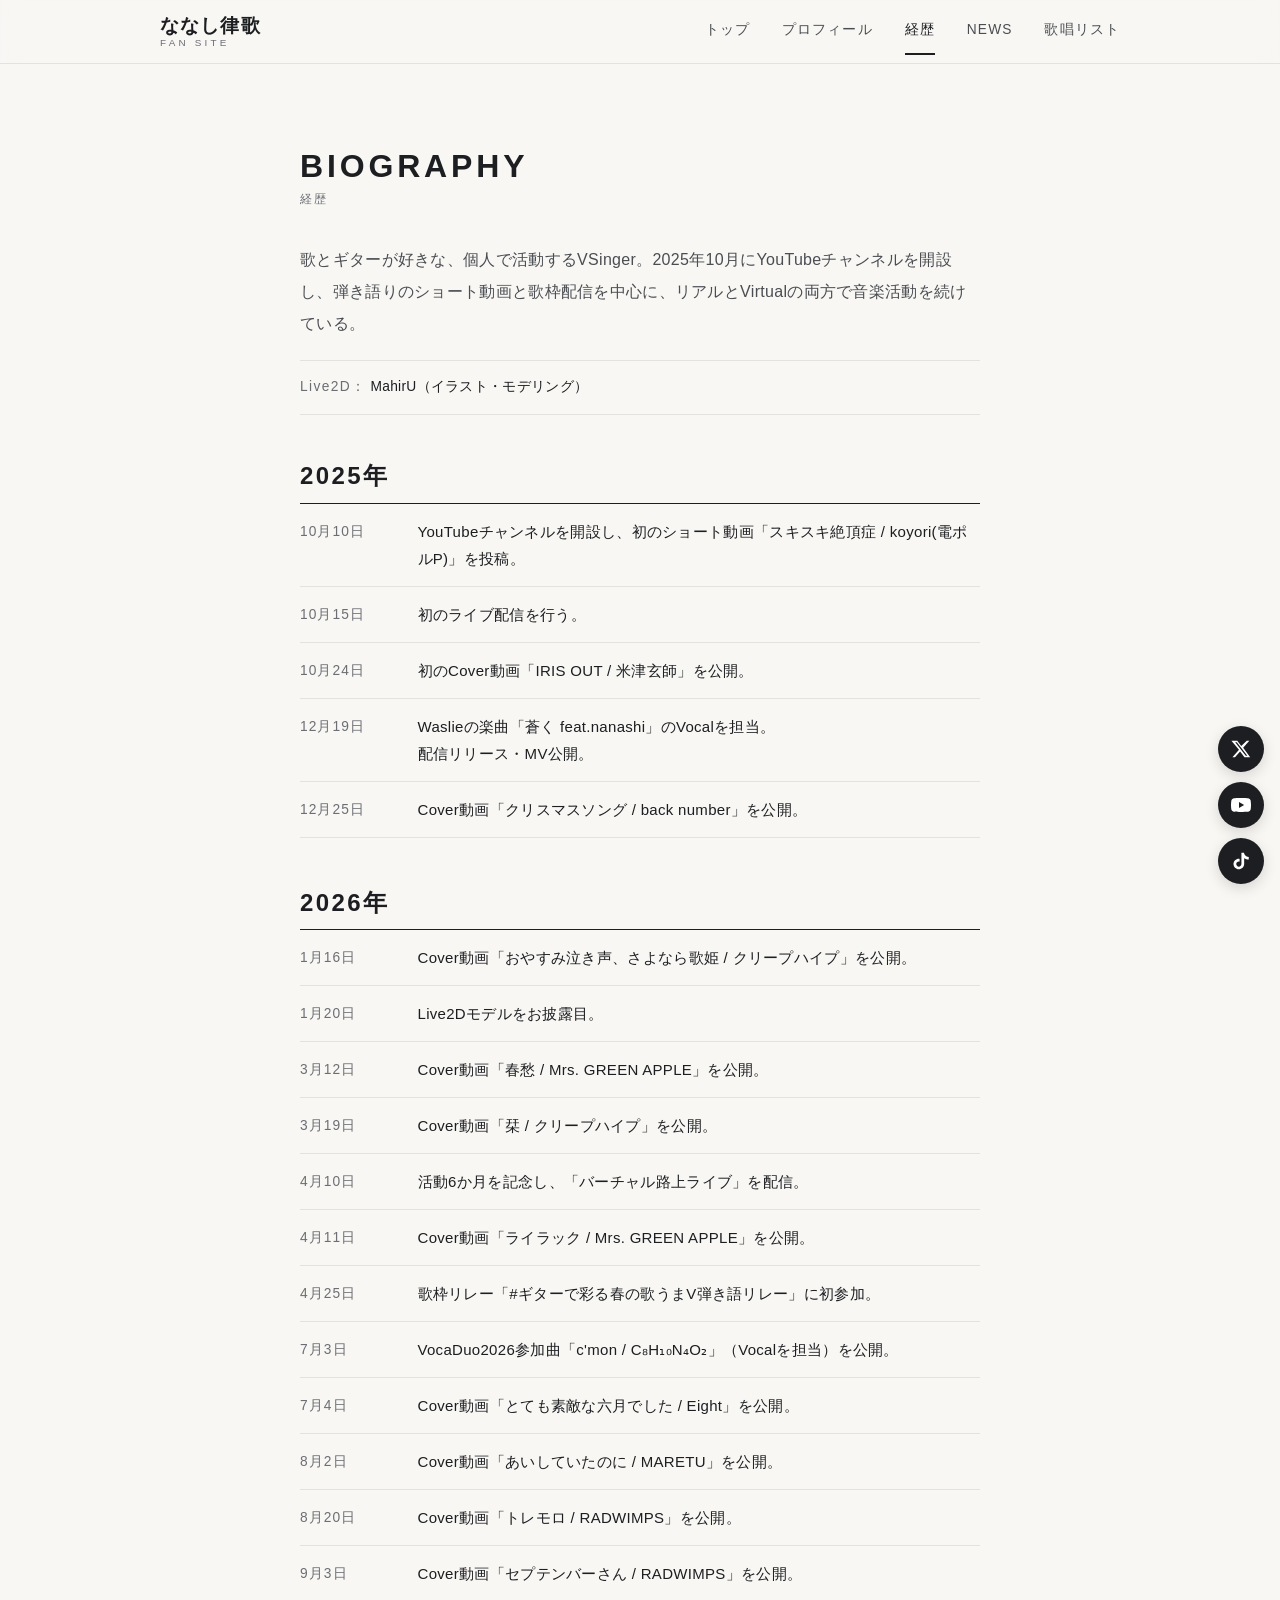
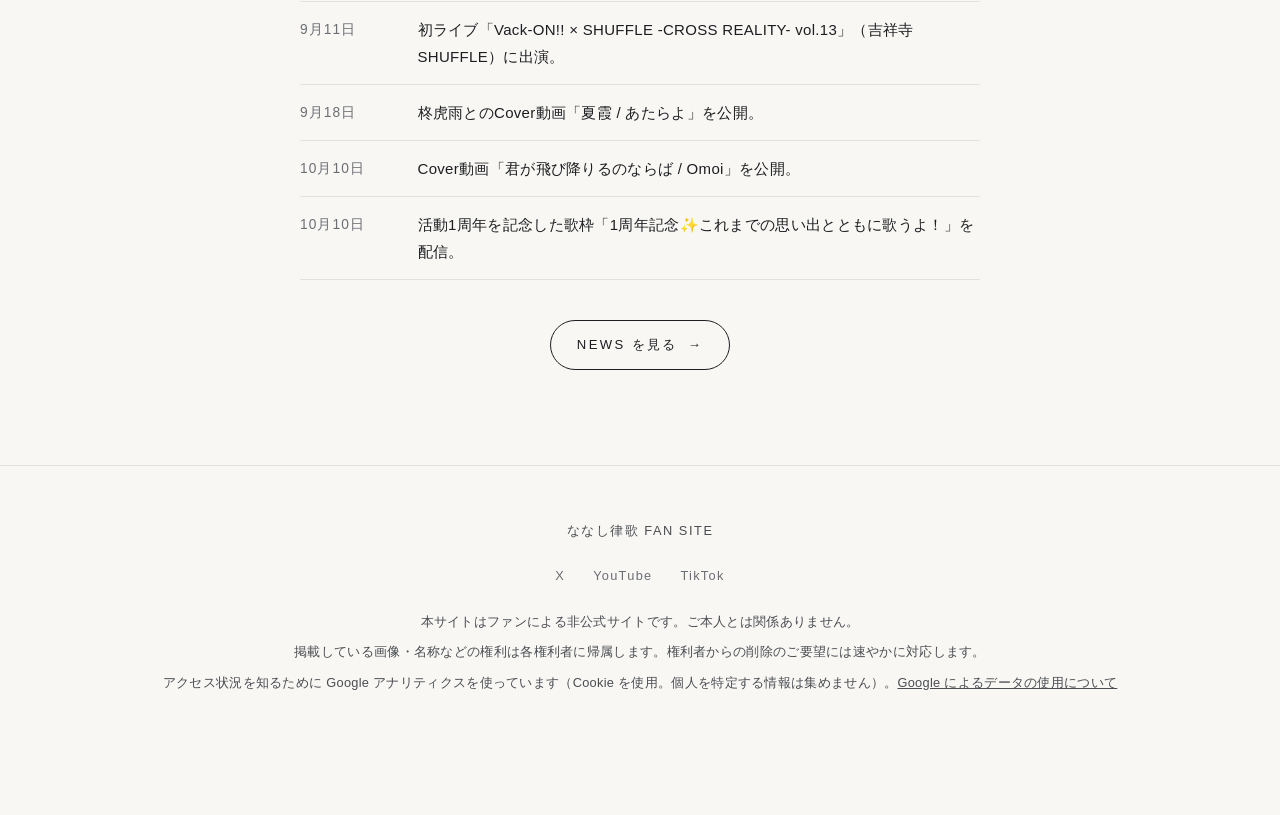
<file: biography.html>
<!DOCTYPE html>
<html lang="ja">
<head>
  <meta charset="UTF-8">
  <meta name="viewport" content="width=device-width, initial-scale=1">
  <title>経歴 | ななし律歌 FAN SITE</title>
  <meta name="description" content="VSinger ななし律歌の経歴。2025年10月の活動開始からの主な出来事を年表で紹介。">
  <meta property="og:title" content="経歴 | ななし律歌 FAN SITE">
  <meta property="og:description" content="VSinger ななし律歌の経歴。2025年10月の活動開始からの主な出来事を年表で紹介。">
  <meta property="og:type" content="website">
  <meta property="og:site_name" content="ななし律歌 FAN SITE">
  <meta property="og:locale" content="ja_JP">
  <meta property="og:url" content="https://nanashi-unofficial.github.io/nanashi-fansite/biography.html">
  <meta property="og:image" content="https://nanashi-unofficial.github.io/nanashi-fansite/images/og.png">
  <meta property="og:image:width" content="1200">
  <meta property="og:image:height" content="630">
  <meta property="og:image:alt" content="ななし律歌 FAN SITE">
  <meta name="twitter:card" content="summary_large_image">
  <link rel="canonical" href="https://nanashi-unofficial.github.io/nanashi-fansite/biography.html">
  <meta name="theme-color" content="#f8f7f4">
  <meta name="color-scheme" content="only light">
  <link rel="apple-touch-icon" href="./images/apple-touch-icon.png">
  <link rel="icon" href="data:image/svg+xml,%3Csvg xmlns='http://www.w3.org/2000/svg' viewBox='0 0 64 64'%3E%3Crect width='64' height='64' rx='14' fill='%2335505f'/%3E%3Ctext x='32' y='44' font-size='34' text-anchor='middle' fill='white' font-family='sans-serif' font-weight='700'%3E律%3C/text%3E%3C/svg%3E">
  <link rel="stylesheet" href="./css/style.css">
  <script src="./js/analytics.js"></script>
</head>
<body>
  <!-- ヘッダー（全ページ共通・常に表示） -->
  <header class="site-header">
    <div class="inner">
      <a class="logo" href="./index.html" aria-label="ななし律歌 FAN SITE トップページへ">
        <span class="logo-name">ななし律歌</span>
        <span class="logo-sub">FAN SITE</span>
      </a>
      <nav class="nav" aria-label="メニュー">
      <a href="./index.html">トップ</a>
      <a href="./profile.html">プロフィール</a>
      <a href="./biography.html" aria-current="page">経歴</a>
      <a href="./news.html">NEWS</a>
      <a href="./songs.html">歌唱リスト</a>
      </nav>
    </div>
  </header>

  <main>
    <!-- 経歴（内容は 経歴.xlsx → tools/convert_biography.py で data/biography.js を生成） -->
    <section class="section" id="biography">
      <div class="inner inner--narrow">
        <div class="section-head">
          <h1 class="section-title">BIOGRAPHY<span class="ja">経歴</span></h1>
        </div>
        <div class="bio"></div>
        <p class="news-foot"><a class="btn-more" href="./news.html">NEWS を見る</a></p>
      </div>
    </section>
  </main>

  <!-- SNS リンク（全ページ共通・右下に常に表示） -->
  <nav class="sns-fixed" aria-label="SNS">
    <a href="https://x.com/__77shi" target="_blank" rel="noopener noreferrer" aria-label="X を新しいタブで開く" title="X">
      <svg viewBox="0 0 24 24" aria-hidden="true"><path d="M18.9 2H22l-7.4 8.5L23 22h-6.8l-5.3-6.9L4.8 22H1.7l7.9-9L.5 2h7l4.8 6.3L18.9 2zm-1.2 18h1.9L7 3.9H5L17.7 20z"/></svg>
    </a>
    <a href="https://www.youtube.com/@nanashi_77shi" target="_blank" rel="noopener noreferrer" aria-label="YouTube を新しいタブで開く" title="YouTube">
      <svg viewBox="0 0 24 24" aria-hidden="true"><path d="M23.5 6.2a3 3 0 0 0-2.1-2.1C19.5 3.6 12 3.6 12 3.6s-7.5 0-9.4.5A3 3 0 0 0 .5 6.2 31 31 0 0 0 0 12a31 31 0 0 0 .5 5.8 3 3 0 0 0 2.1 2.1c1.9.5 9.4.5 9.4.5s7.5 0 9.4-.5a3 3 0 0 0 2.1-2.1A31 31 0 0 0 24 12a31 31 0 0 0-.5-5.8zM9.6 15.6V8.4l6.2 3.6-6.2 3.6z"/></svg>
    </a>
    <a href="https://www.tiktok.com/@__.nanashi.__" target="_blank" rel="noopener noreferrer" aria-label="TikTok を新しいタブで開く" title="TikTok">
      <svg viewBox="0 0 24 24" aria-hidden="true"><path d="M12.5 2h3.1c.2 1.7 1.2 3.3 2.7 4.2.9.6 2 .9 3 .9v3.2c-2 0-3.9-.6-5.5-1.7v7.1c0 3.5-2.9 6.3-6.4 6.3S3 19.2 3 15.7s2.9-6.3 6.4-6.3c.3 0 .6 0 .9.1v3.3c-.3-.1-.6-.2-.9-.2-1.7 0-3.1 1.4-3.1 3.1s1.4 3.1 3.1 3.1 3.1-1.4 3.1-3.1V2z"/></svg>
    </a>
  </nav>

  <!-- ページ上部へ戻るボタン（全ページ共通） -->
  <button class="to-top" id="to-top" type="button" aria-label="ページの上部へ戻る">
    <svg viewBox="0 0 24 24" aria-hidden="true"><path d="m6 14 6-6 6 6"/></svg>
  </button>

  <!-- フッター（全ページ共通） -->
  <footer class="site-footer">
    <div class="inner">
      <p class="footer-name">ななし律歌 FAN SITE</p>
      <div class="footer-links">
        <a href="https://x.com/__77shi" target="_blank" rel="noopener noreferrer">X</a>
        <a href="https://www.youtube.com/@nanashi_77shi" target="_blank" rel="noopener noreferrer">YouTube</a>
        <a href="https://www.tiktok.com/@__.nanashi.__" target="_blank" rel="noopener noreferrer">TikTok</a>
      </div>
      <p class="disclaimer">本サイトはファンによる非公式サイトです。ご本人とは関係ありません。</p>
      <p class="disclaimer rights">掲載している画像・名称などの権利は各権利者に帰属します。権利者からの削除のご要望には速やかに対応します。</p>
      <p class="disclaimer rights">アクセス状況を知るために Google アナリティクスを使っています（Cookie を使用。個人を特定する情報は集めません）。<a href="https://policies.google.com/technologies/partner-sites?hl=ja" target="_blank" rel="noopener noreferrer">Google によるデータの使用について</a></p>
    </div>
  </footer>

  <script src="./data/biography.js"></script>
  <script src="./js/biography.js"></script>
  <script src="./js/common.js"></script>
</body>
</html>
</file>
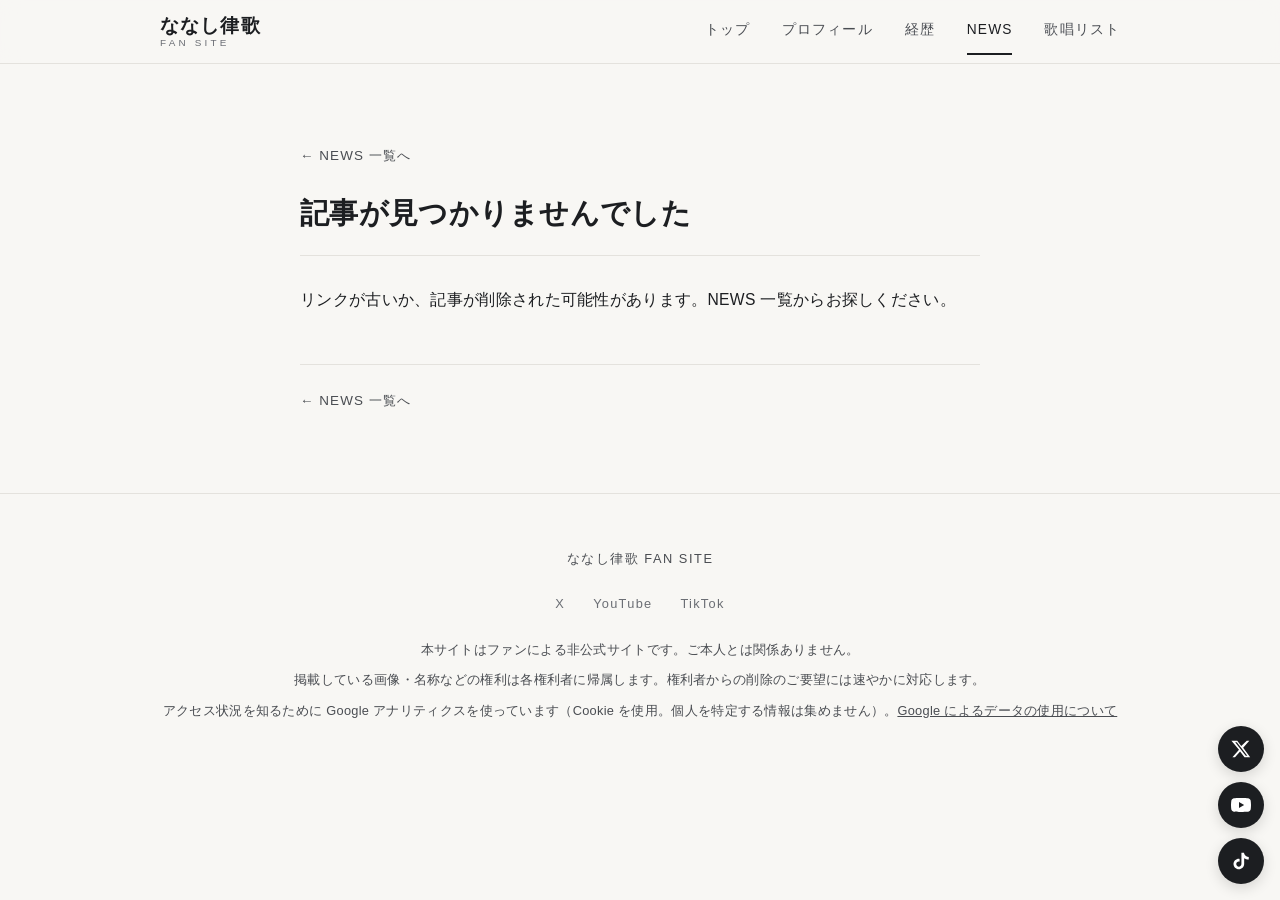
<file: news-detail.html>
<!DOCTYPE html>
<html lang="ja">
<head>
  <meta charset="UTF-8">
  <meta name="viewport" content="width=device-width, initial-scale=1">
  <title>NEWS 詳細 | ななし律歌 FAN SITE</title>
  <meta name="description" content="ななし律歌のお知らせの詳細。">
  <meta property="og:title" content="NEWS 詳細 | ななし律歌 FAN SITE">
  <meta property="og:description" content="ななし律歌のお知らせの詳細。">
  <meta property="og:type" content="website">
  <meta property="og:site_name" content="ななし律歌 FAN SITE">
  <meta property="og:locale" content="ja_JP">
  <meta property="og:url" content="https://nanashi-unofficial.github.io/nanashi-fansite/news-detail.html">
  <meta property="og:image" content="https://nanashi-unofficial.github.io/nanashi-fansite/images/og.png">
  <meta property="og:image:width" content="1200">
  <meta property="og:image:height" content="630">
  <meta property="og:image:alt" content="ななし律歌 FAN SITE">
  <meta name="twitter:card" content="summary_large_image">
  <link rel="canonical" href="https://nanashi-unofficial.github.io/nanashi-fansite/news-detail.html">
  <meta name="theme-color" content="#f8f7f4">
  <meta name="color-scheme" content="only light">
  <link rel="apple-touch-icon" href="./images/apple-touch-icon.png">
  <link rel="icon" href="data:image/svg+xml,%3Csvg xmlns='http://www.w3.org/2000/svg' viewBox='0 0 64 64'%3E%3Crect width='64' height='64' rx='14' fill='%2335505f'/%3E%3Ctext x='32' y='44' font-size='34' text-anchor='middle' fill='white' font-family='sans-serif' font-weight='700'%3E律%3C/text%3E%3C/svg%3E">
  <link rel="stylesheet" href="./css/style.css">
  <script src="./js/analytics.js"></script>
</head>
<body>
  <!-- ヘッダー（全ページ共通・常に表示） -->
  <header class="site-header">
    <div class="inner">
      <a class="logo" href="./index.html" aria-label="ななし律歌 FAN SITE トップページへ">
        <span class="logo-name">ななし律歌</span>
        <span class="logo-sub">FAN SITE</span>
      </a>
      <nav class="nav" aria-label="メニュー">
      <a href="./index.html">トップ</a>
      <a href="./profile.html">プロフィール</a>
      <a href="./biography.html">経歴</a>
      <a href="./news.html" aria-current="true">NEWS</a>  <!-- 詳細ページは一覧の一部なので page ではなく true -->
      <a href="./songs.html">歌唱リスト</a>
      </nav>
    </div>
  </header>

  <main>
    <!-- NEWS 詳細（URL の ?id=記事ID に対応する記事を data/news.js から表示） -->
    <section class="section" id="news-detail">
      <div class="inner inner--narrow">
        <p class="detail-back"><a href="./news.html"><span aria-hidden="true">←</span> NEWS 一覧へ</a></p>
        <article class="news-detail" data-news-detail>
          <header class="detail-head"></header>
          <div class="detail-body"></div>
        </article>
        <p class="detail-back detail-back--bottom"><a href="./news.html"><span aria-hidden="true">←</span> NEWS 一覧へ</a></p>
      </div>
    </section>
  </main>

  <!-- SNS リンク（全ページ共通・右下に常に表示） -->
  <nav class="sns-fixed" aria-label="SNS">
    <a href="https://x.com/__77shi" target="_blank" rel="noopener noreferrer" aria-label="X を新しいタブで開く" title="X">
      <svg viewBox="0 0 24 24" aria-hidden="true"><path d="M18.9 2H22l-7.4 8.5L23 22h-6.8l-5.3-6.9L4.8 22H1.7l7.9-9L.5 2h7l4.8 6.3L18.9 2zm-1.2 18h1.9L7 3.9H5L17.7 20z"/></svg>
    </a>
    <a href="https://www.youtube.com/@nanashi_77shi" target="_blank" rel="noopener noreferrer" aria-label="YouTube を新しいタブで開く" title="YouTube">
      <svg viewBox="0 0 24 24" aria-hidden="true"><path d="M23.5 6.2a3 3 0 0 0-2.1-2.1C19.5 3.6 12 3.6 12 3.6s-7.5 0-9.4.5A3 3 0 0 0 .5 6.2 31 31 0 0 0 0 12a31 31 0 0 0 .5 5.8 3 3 0 0 0 2.1 2.1c1.9.5 9.4.5 9.4.5s7.5 0 9.4-.5a3 3 0 0 0 2.1-2.1A31 31 0 0 0 24 12a31 31 0 0 0-.5-5.8zM9.6 15.6V8.4l6.2 3.6-6.2 3.6z"/></svg>
    </a>
    <a href="https://www.tiktok.com/@__.nanashi.__" target="_blank" rel="noopener noreferrer" aria-label="TikTok を新しいタブで開く" title="TikTok">
      <svg viewBox="0 0 24 24" aria-hidden="true"><path d="M12.5 2h3.1c.2 1.7 1.2 3.3 2.7 4.2.9.6 2 .9 3 .9v3.2c-2 0-3.9-.6-5.5-1.7v7.1c0 3.5-2.9 6.3-6.4 6.3S3 19.2 3 15.7s2.9-6.3 6.4-6.3c.3 0 .6 0 .9.1v3.3c-.3-.1-.6-.2-.9-.2-1.7 0-3.1 1.4-3.1 3.1s1.4 3.1 3.1 3.1 3.1-1.4 3.1-3.1V2z"/></svg>
    </a>
  </nav>

  <!-- ページ上部へ戻るボタン（全ページ共通） -->
  <button class="to-top" id="to-top" type="button" aria-label="ページの上部へ戻る">
    <svg viewBox="0 0 24 24" aria-hidden="true"><path d="m6 14 6-6 6 6"/></svg>
  </button>

  <!-- フッター（全ページ共通） -->
  <footer class="site-footer">
    <div class="inner">
      <p class="footer-name">ななし律歌 FAN SITE</p>
      <div class="footer-links">
        <a href="https://x.com/__77shi" target="_blank" rel="noopener noreferrer">X</a>
        <a href="https://www.youtube.com/@nanashi_77shi" target="_blank" rel="noopener noreferrer">YouTube</a>
        <a href="https://www.tiktok.com/@__.nanashi.__" target="_blank" rel="noopener noreferrer">TikTok</a>
      </div>
      <p class="disclaimer">本サイトはファンによる非公式サイトです。ご本人とは関係ありません。</p>
      <p class="disclaimer rights">掲載している画像・名称などの権利は各権利者に帰属します。権利者からの削除のご要望には速やかに対応します。</p>
      <p class="disclaimer rights">アクセス状況を知るために Google アナリティクスを使っています（Cookie を使用。個人を特定する情報は集めません）。<a href="https://policies.google.com/technologies/partner-sites?hl=ja" target="_blank" rel="noopener noreferrer">Google によるデータの使用について</a></p>
    </div>
  </footer>

  <script src="./data/news.js"></script>
  <script src="./js/news.js"></script>
  <script src="./js/common.js"></script>
</body>
</html>
</file>
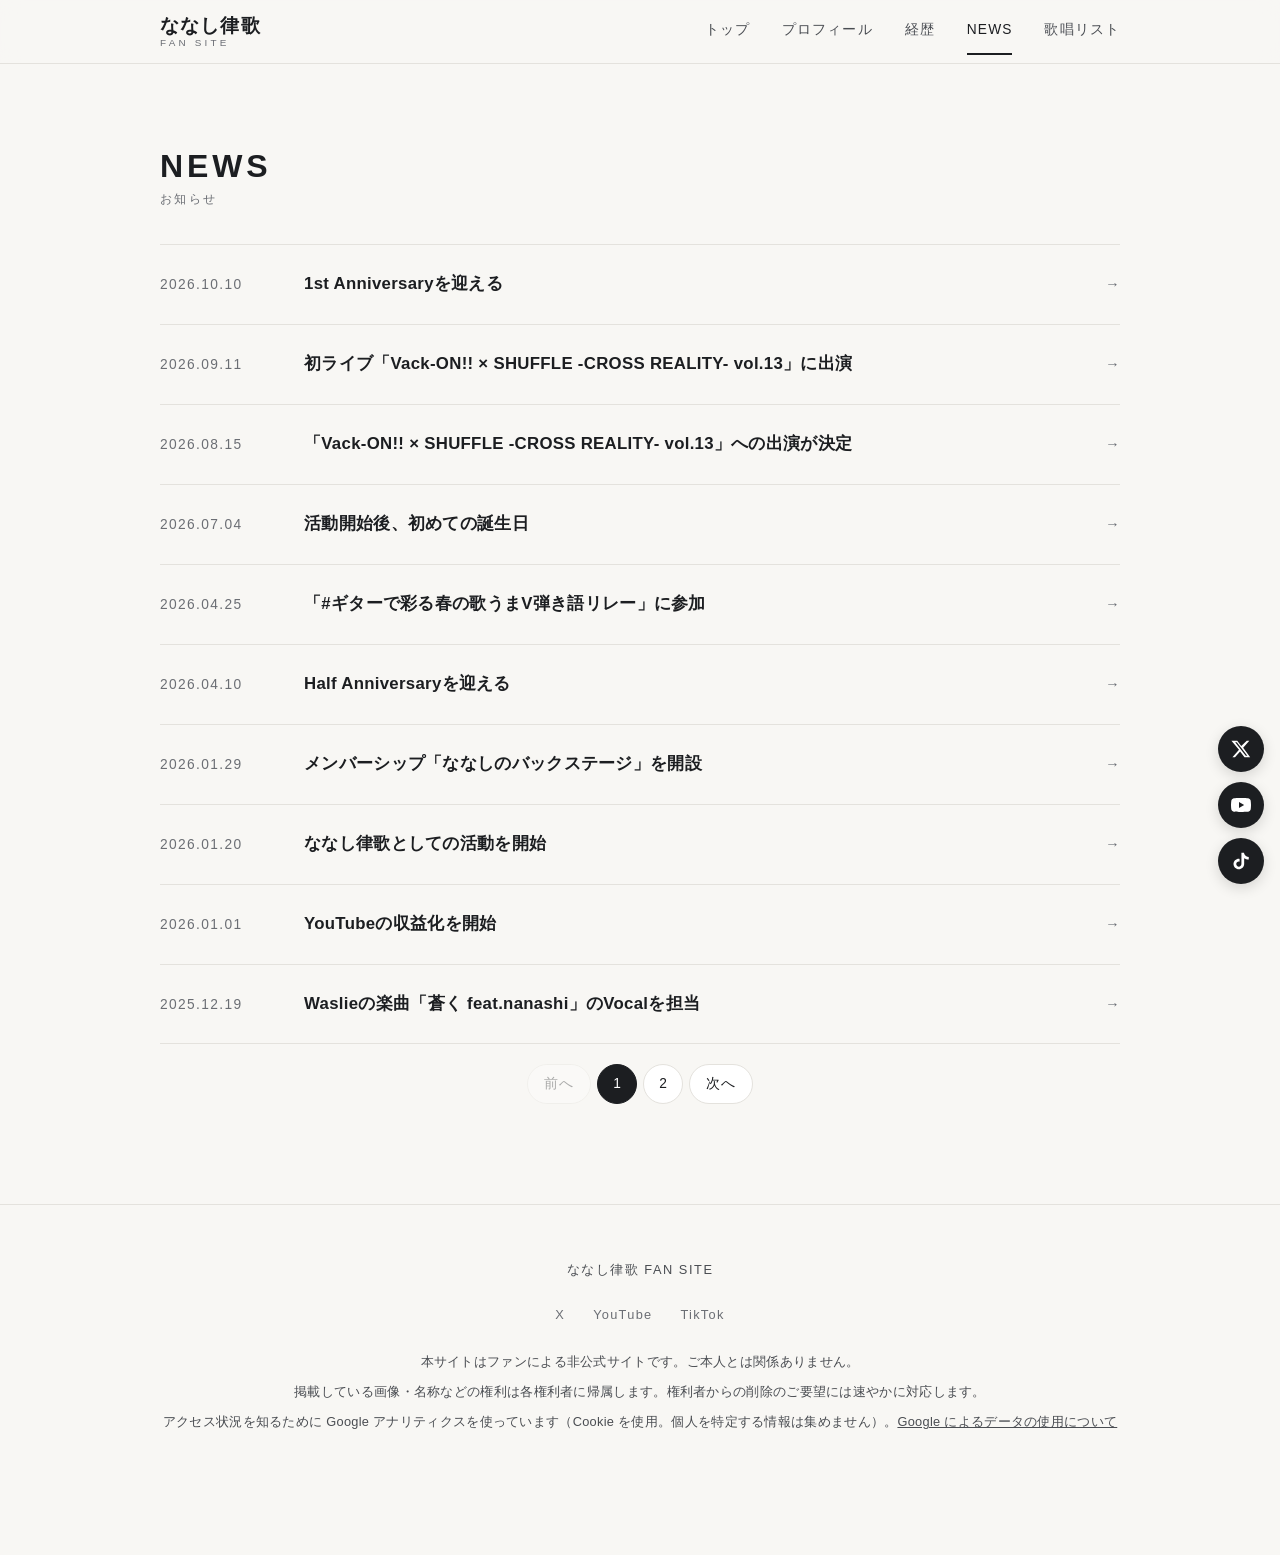
<file: news.html>
<!DOCTYPE html>
<html lang="ja">
<head>
  <meta charset="UTF-8">
  <meta name="viewport" content="width=device-width, initial-scale=1">
  <title>NEWS | ななし律歌 FAN SITE</title>
  <meta name="description" content="ななし律歌の活動実績・イベント予定などのお知らせ一覧。">
  <meta property="og:title" content="NEWS | ななし律歌 FAN SITE">
  <meta property="og:description" content="ななし律歌の活動実績・イベント予定などのお知らせ一覧。">
  <meta property="og:type" content="website">
  <meta property="og:site_name" content="ななし律歌 FAN SITE">
  <meta property="og:locale" content="ja_JP">
  <meta property="og:url" content="https://nanashi-unofficial.github.io/nanashi-fansite/news.html">
  <meta property="og:image" content="https://nanashi-unofficial.github.io/nanashi-fansite/images/og.png">
  <meta property="og:image:width" content="1200">
  <meta property="og:image:height" content="630">
  <meta property="og:image:alt" content="ななし律歌 FAN SITE">
  <meta name="twitter:card" content="summary_large_image">
  <link rel="canonical" href="https://nanashi-unofficial.github.io/nanashi-fansite/news.html">
  <meta name="theme-color" content="#f8f7f4">
  <meta name="color-scheme" content="only light">
  <link rel="apple-touch-icon" href="./images/apple-touch-icon.png">
  <link rel="icon" href="data:image/svg+xml,%3Csvg xmlns='http://www.w3.org/2000/svg' viewBox='0 0 64 64'%3E%3Crect width='64' height='64' rx='14' fill='%2335505f'/%3E%3Ctext x='32' y='44' font-size='34' text-anchor='middle' fill='white' font-family='sans-serif' font-weight='700'%3E律%3C/text%3E%3C/svg%3E">
  <link rel="stylesheet" href="./css/style.css">
  <script src="./js/analytics.js"></script>
</head>
<body>
  <!-- ヘッダー（全ページ共通・常に表示） -->
  <header class="site-header">
    <div class="inner">
      <a class="logo" href="./index.html" aria-label="ななし律歌 FAN SITE トップページへ">
        <span class="logo-name">ななし律歌</span>
        <span class="logo-sub">FAN SITE</span>
      </a>
      <nav class="nav" aria-label="メニュー">
      <a href="./index.html">トップ</a>
      <a href="./profile.html">プロフィール</a>
      <a href="./biography.html">経歴</a>
      <a href="./news.html" aria-current="page">NEWS</a>
      <a href="./songs.html">歌唱リスト</a>
      </nav>
    </div>
  </header>

  <main>
    <!-- NEWS 全件（内容は NEWS.xlsx → tools/convert_news.py で data/news.js を生成） -->
    <section class="section" id="news">
      <div class="inner">
        <div class="section-head">
          <h1 class="section-title">NEWS<span class="ja">お知らせ</span></h1>
        </div>
        <ul class="news-list" data-news-list data-page-size="10" data-heading="h2"></ul>
        <nav class="pager news-pager" data-news-pager aria-label="ページ送り" hidden></nav>
      </div>
    </section>
  </main>

  <!-- SNS リンク（全ページ共通・右下に常に表示） -->
  <nav class="sns-fixed" aria-label="SNS">
    <a href="https://x.com/__77shi" target="_blank" rel="noopener noreferrer" aria-label="X を新しいタブで開く" title="X">
      <svg viewBox="0 0 24 24" aria-hidden="true"><path d="M18.9 2H22l-7.4 8.5L23 22h-6.8l-5.3-6.9L4.8 22H1.7l7.9-9L.5 2h7l4.8 6.3L18.9 2zm-1.2 18h1.9L7 3.9H5L17.7 20z"/></svg>
    </a>
    <a href="https://www.youtube.com/@nanashi_77shi" target="_blank" rel="noopener noreferrer" aria-label="YouTube を新しいタブで開く" title="YouTube">
      <svg viewBox="0 0 24 24" aria-hidden="true"><path d="M23.5 6.2a3 3 0 0 0-2.1-2.1C19.5 3.6 12 3.6 12 3.6s-7.5 0-9.4.5A3 3 0 0 0 .5 6.2 31 31 0 0 0 0 12a31 31 0 0 0 .5 5.8 3 3 0 0 0 2.1 2.1c1.9.5 9.4.5 9.4.5s7.5 0 9.4-.5a3 3 0 0 0 2.1-2.1A31 31 0 0 0 24 12a31 31 0 0 0-.5-5.8zM9.6 15.6V8.4l6.2 3.6-6.2 3.6z"/></svg>
    </a>
    <a href="https://www.tiktok.com/@__.nanashi.__" target="_blank" rel="noopener noreferrer" aria-label="TikTok を新しいタブで開く" title="TikTok">
      <svg viewBox="0 0 24 24" aria-hidden="true"><path d="M12.5 2h3.1c.2 1.7 1.2 3.3 2.7 4.2.9.6 2 .9 3 .9v3.2c-2 0-3.9-.6-5.5-1.7v7.1c0 3.5-2.9 6.3-6.4 6.3S3 19.2 3 15.7s2.9-6.3 6.4-6.3c.3 0 .6 0 .9.1v3.3c-.3-.1-.6-.2-.9-.2-1.7 0-3.1 1.4-3.1 3.1s1.4 3.1 3.1 3.1 3.1-1.4 3.1-3.1V2z"/></svg>
    </a>
  </nav>

  <!-- ページ上部へ戻るボタン（全ページ共通） -->
  <button class="to-top" id="to-top" type="button" aria-label="ページの上部へ戻る">
    <svg viewBox="0 0 24 24" aria-hidden="true"><path d="m6 14 6-6 6 6"/></svg>
  </button>

  <!-- フッター（全ページ共通） -->
  <footer class="site-footer">
    <div class="inner">
      <p class="footer-name">ななし律歌 FAN SITE</p>
      <div class="footer-links">
        <a href="https://x.com/__77shi" target="_blank" rel="noopener noreferrer">X</a>
        <a href="https://www.youtube.com/@nanashi_77shi" target="_blank" rel="noopener noreferrer">YouTube</a>
        <a href="https://www.tiktok.com/@__.nanashi.__" target="_blank" rel="noopener noreferrer">TikTok</a>
      </div>
      <p class="disclaimer">本サイトはファンによる非公式サイトです。ご本人とは関係ありません。</p>
      <p class="disclaimer rights">掲載している画像・名称などの権利は各権利者に帰属します。権利者からの削除のご要望には速やかに対応します。</p>
      <p class="disclaimer rights">アクセス状況を知るために Google アナリティクスを使っています（Cookie を使用。個人を特定する情報は集めません）。<a href="https://policies.google.com/technologies/partner-sites?hl=ja" target="_blank" rel="noopener noreferrer">Google によるデータの使用について</a></p>
    </div>
  </footer>

  <script src="./data/news.js"></script>
  <script src="./js/news.js"></script>
  <script src="./js/common.js"></script>
</body>
</html>
</file>
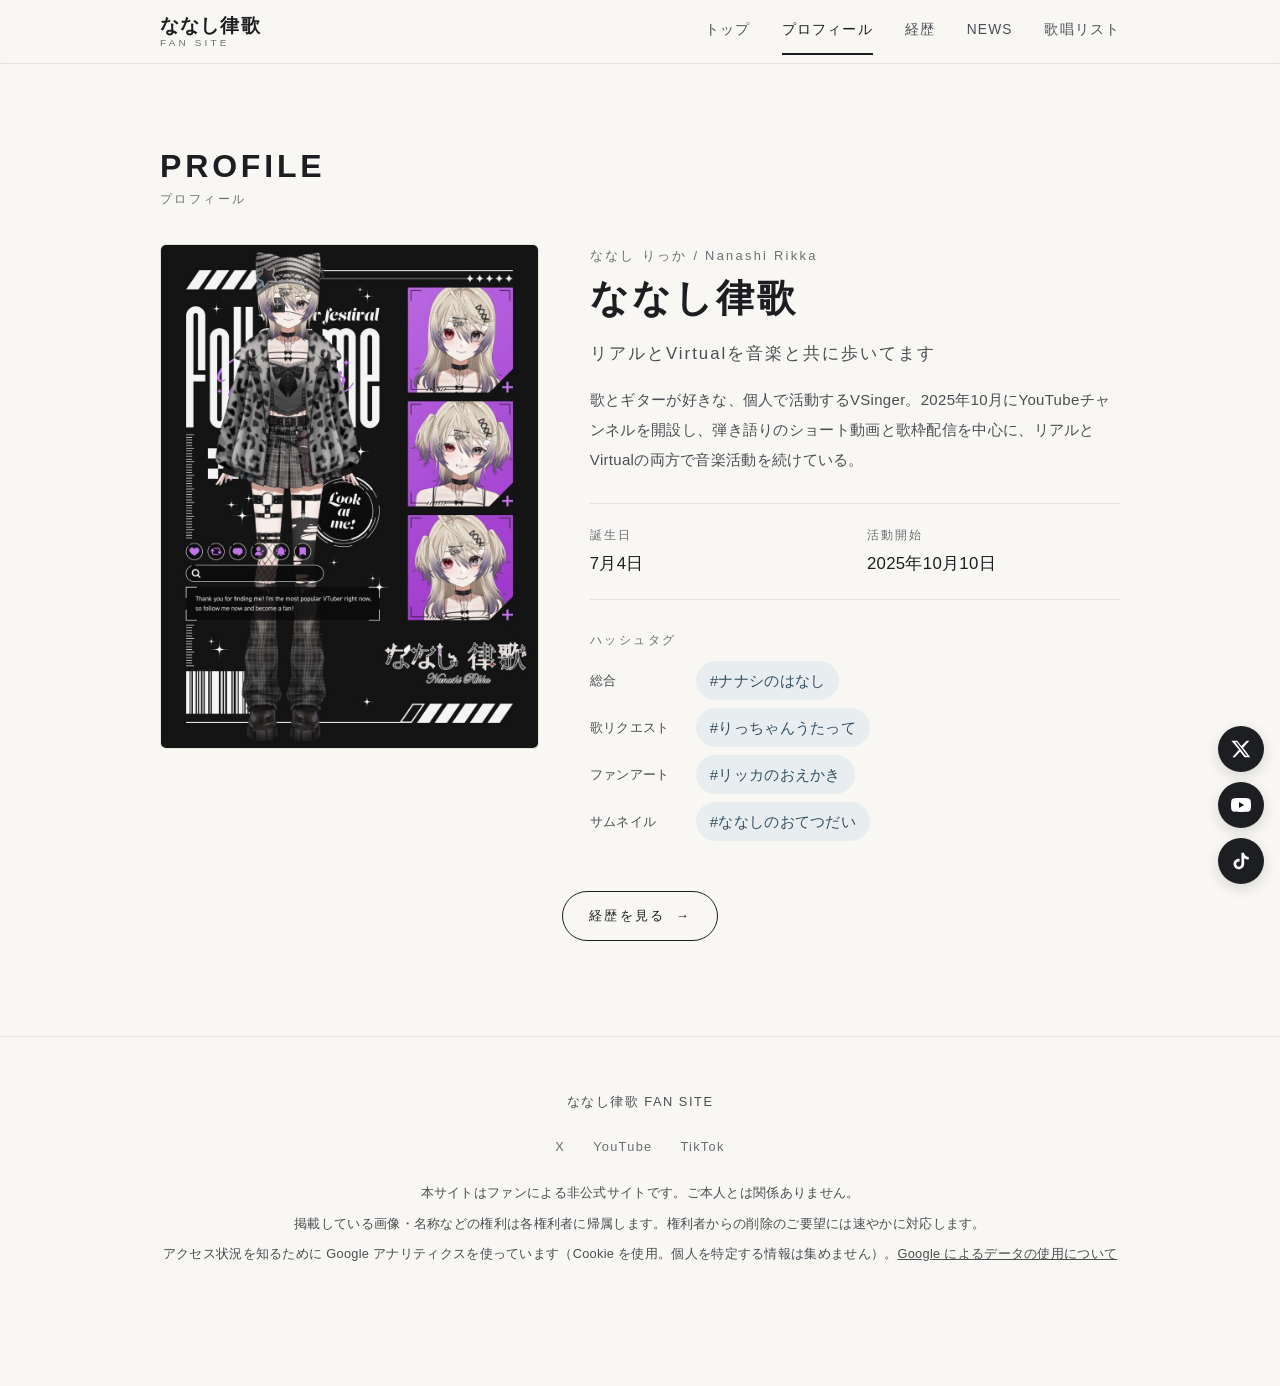
<file: profile.html>
<!DOCTYPE html>
<html lang="ja">
<head>
  <meta charset="UTF-8">
  <meta name="viewport" content="width=device-width, initial-scale=1">
  <title>プロフィール | ななし律歌 FAN SITE</title>
  <meta name="description" content="VSinger ななし律歌のプロフィール。紹介文・誕生日・活動開始日・ハッシュタグ一覧。">
  <meta property="og:title" content="プロフィール | ななし律歌 FAN SITE">
  <meta property="og:description" content="VSinger ななし律歌のプロフィール。紹介文・誕生日・活動開始日・ハッシュタグ一覧。">
  <meta property="og:type" content="website">
  <meta property="og:site_name" content="ななし律歌 FAN SITE">
  <meta property="og:locale" content="ja_JP">
  <meta property="og:url" content="https://nanashi-unofficial.github.io/nanashi-fansite/profile.html">
  <meta property="og:image" content="https://nanashi-unofficial.github.io/nanashi-fansite/images/og.png">
  <meta property="og:image:width" content="1200">
  <meta property="og:image:height" content="630">
  <meta property="og:image:alt" content="ななし律歌 FAN SITE">
  <meta name="twitter:card" content="summary_large_image">
  <link rel="canonical" href="https://nanashi-unofficial.github.io/nanashi-fansite/profile.html">
  <meta name="theme-color" content="#f8f7f4">
  <meta name="color-scheme" content="only light">
  <link rel="apple-touch-icon" href="./images/apple-touch-icon.png">
  <link rel="icon" href="data:image/svg+xml,%3Csvg xmlns='http://www.w3.org/2000/svg' viewBox='0 0 64 64'%3E%3Crect width='64' height='64' rx='14' fill='%2335505f'/%3E%3Ctext x='32' y='44' font-size='34' text-anchor='middle' fill='white' font-family='sans-serif' font-weight='700'%3E律%3C/text%3E%3C/svg%3E">
  <link rel="stylesheet" href="./css/style.css">
  <script src="./js/analytics.js"></script>
</head>
<body>
  <!-- ヘッダー（全ページ共通・常に表示） -->
  <header class="site-header">
    <div class="inner">
      <a class="logo" href="./index.html" aria-label="ななし律歌 FAN SITE トップページへ">
        <span class="logo-name">ななし律歌</span>
        <span class="logo-sub">FAN SITE</span>
      </a>
      <nav class="nav" aria-label="メニュー">
      <a href="./index.html">トップ</a>
      <a href="./profile.html" aria-current="page">プロフィール</a>
      <a href="./biography.html">経歴</a>
      <a href="./news.html">NEWS</a>
      <a href="./songs.html">歌唱リスト</a>
      </nav>
    </div>
  </header>

  <main>
    <!-- プロフィール（内容は data/profile.js で編集） -->
    <section class="section" id="profile">
      <div class="inner">
        <div class="section-head">
          <h1 class="section-title">PROFILE<span class="ja">プロフィール</span></h1>
        </div>
        <div class="profile">
          <figure class="profile-visual"></figure>
          <div class="profile-body"></div>
        </div>
        <p class="news-foot"><a class="btn-more" href="./biography.html">経歴を見る</a></p>
      </div>
    </section>
  </main>

  <!-- SNS リンク（全ページ共通・右下に常に表示） -->
  <nav class="sns-fixed" aria-label="SNS">
    <a href="https://x.com/__77shi" target="_blank" rel="noopener noreferrer" aria-label="X を新しいタブで開く" title="X">
      <svg viewBox="0 0 24 24" aria-hidden="true"><path d="M18.9 2H22l-7.4 8.5L23 22h-6.8l-5.3-6.9L4.8 22H1.7l7.9-9L.5 2h7l4.8 6.3L18.9 2zm-1.2 18h1.9L7 3.9H5L17.7 20z"/></svg>
    </a>
    <a href="https://www.youtube.com/@nanashi_77shi" target="_blank" rel="noopener noreferrer" aria-label="YouTube を新しいタブで開く" title="YouTube">
      <svg viewBox="0 0 24 24" aria-hidden="true"><path d="M23.5 6.2a3 3 0 0 0-2.1-2.1C19.5 3.6 12 3.6 12 3.6s-7.5 0-9.4.5A3 3 0 0 0 .5 6.2 31 31 0 0 0 0 12a31 31 0 0 0 .5 5.8 3 3 0 0 0 2.1 2.1c1.9.5 9.4.5 9.4.5s7.5 0 9.4-.5a3 3 0 0 0 2.1-2.1A31 31 0 0 0 24 12a31 31 0 0 0-.5-5.8zM9.6 15.6V8.4l6.2 3.6-6.2 3.6z"/></svg>
    </a>
    <a href="https://www.tiktok.com/@__.nanashi.__" target="_blank" rel="noopener noreferrer" aria-label="TikTok を新しいタブで開く" title="TikTok">
      <svg viewBox="0 0 24 24" aria-hidden="true"><path d="M12.5 2h3.1c.2 1.7 1.2 3.3 2.7 4.2.9.6 2 .9 3 .9v3.2c-2 0-3.9-.6-5.5-1.7v7.1c0 3.5-2.9 6.3-6.4 6.3S3 19.2 3 15.7s2.9-6.3 6.4-6.3c.3 0 .6 0 .9.1v3.3c-.3-.1-.6-.2-.9-.2-1.7 0-3.1 1.4-3.1 3.1s1.4 3.1 3.1 3.1 3.1-1.4 3.1-3.1V2z"/></svg>
    </a>
  </nav>

  <!-- ページ上部へ戻るボタン（全ページ共通） -->
  <button class="to-top" id="to-top" type="button" aria-label="ページの上部へ戻る">
    <svg viewBox="0 0 24 24" aria-hidden="true"><path d="m6 14 6-6 6 6"/></svg>
  </button>

  <!-- フッター（全ページ共通） -->
  <footer class="site-footer">
    <div class="inner">
      <p class="footer-name">ななし律歌 FAN SITE</p>
      <div class="footer-links">
        <a href="https://x.com/__77shi" target="_blank" rel="noopener noreferrer">X</a>
        <a href="https://www.youtube.com/@nanashi_77shi" target="_blank" rel="noopener noreferrer">YouTube</a>
        <a href="https://www.tiktok.com/@__.nanashi.__" target="_blank" rel="noopener noreferrer">TikTok</a>
      </div>
      <p class="disclaimer">本サイトはファンによる非公式サイトです。ご本人とは関係ありません。</p>
      <p class="disclaimer rights">掲載している画像・名称などの権利は各権利者に帰属します。権利者からの削除のご要望には速やかに対応します。</p>
      <p class="disclaimer rights">アクセス状況を知るために Google アナリティクスを使っています（Cookie を使用。個人を特定する情報は集めません）。<a href="https://policies.google.com/technologies/partner-sites?hl=ja" target="_blank" rel="noopener noreferrer">Google によるデータの使用について</a></p>
    </div>
  </footer>

  <script src="./data/biography.js"></script>  <!-- 紹介文（経歴.xlsx の「紹介文」シート）をプロフィールにも表示するために読む -->
  <script src="./data/profile.js"></script>
  <script src="./js/profile.js"></script>
  <script src="./js/common.js"></script>
</body>
</html>
</file>
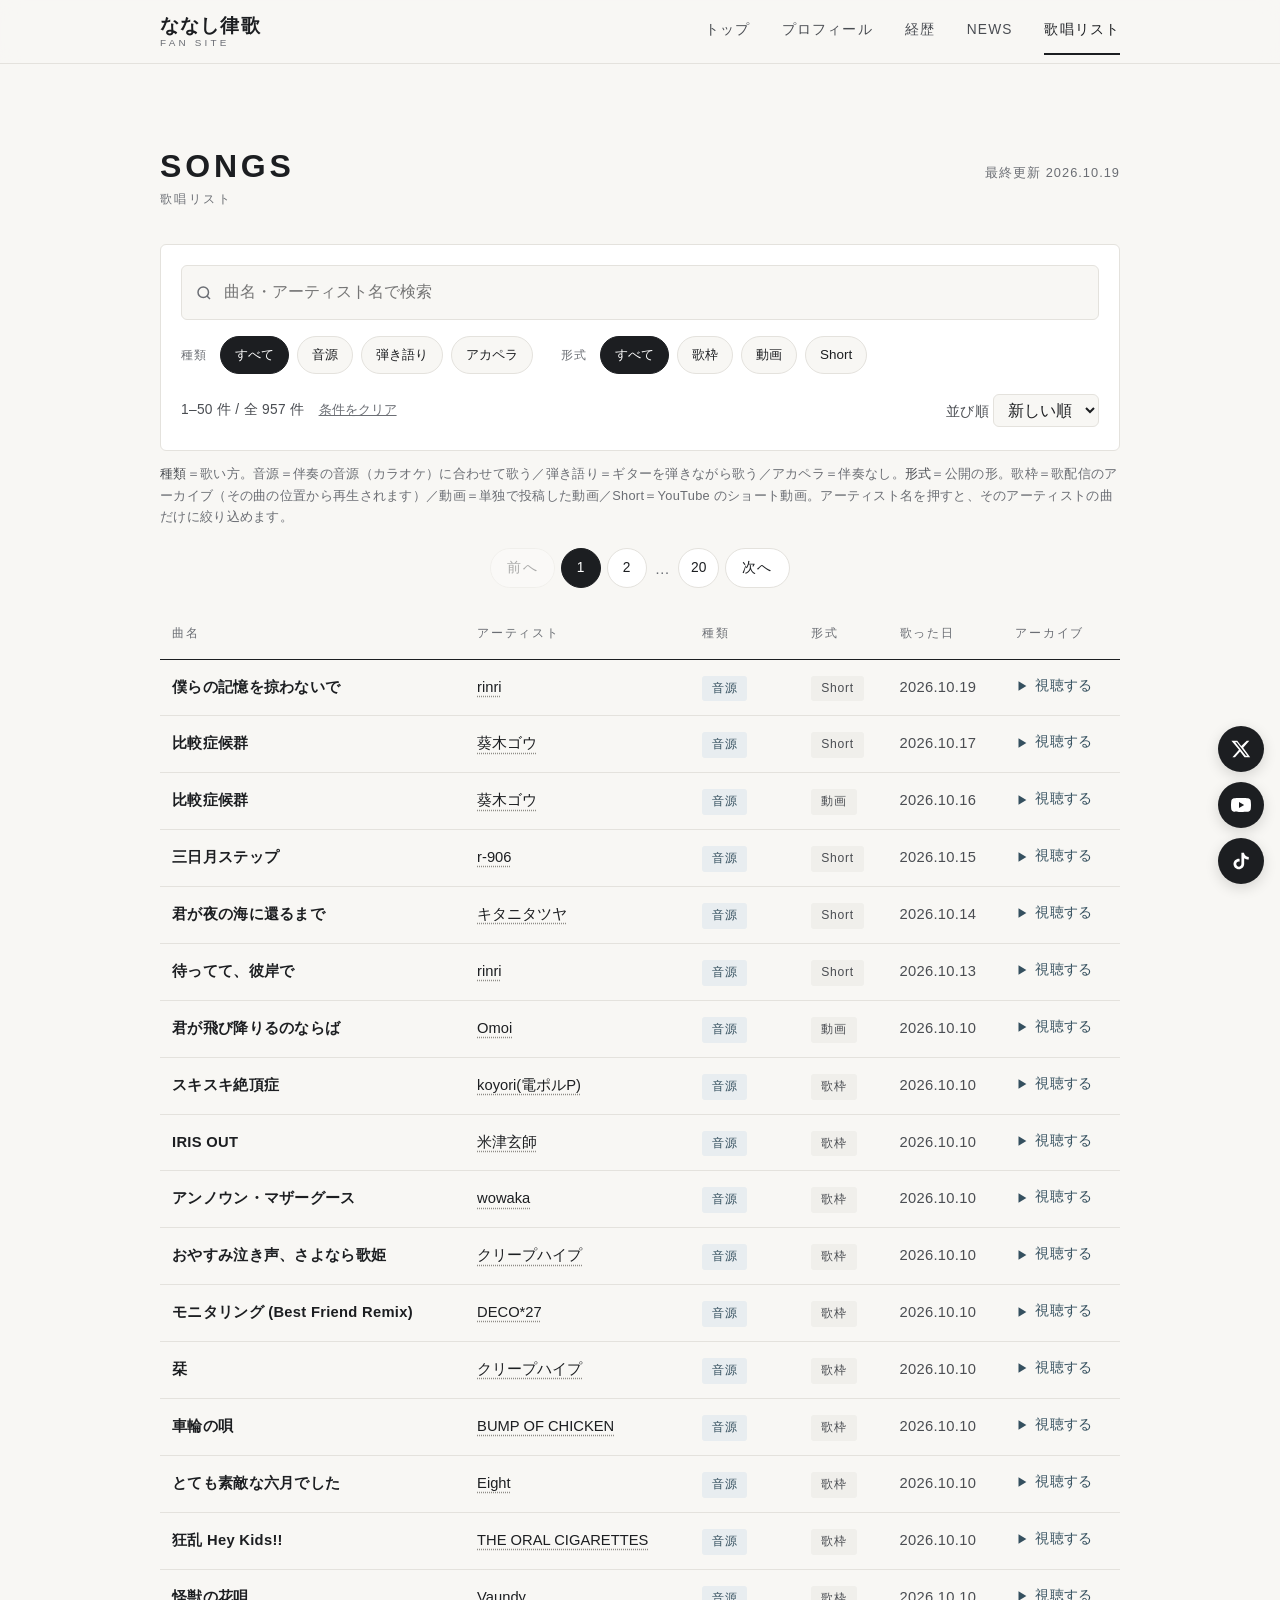
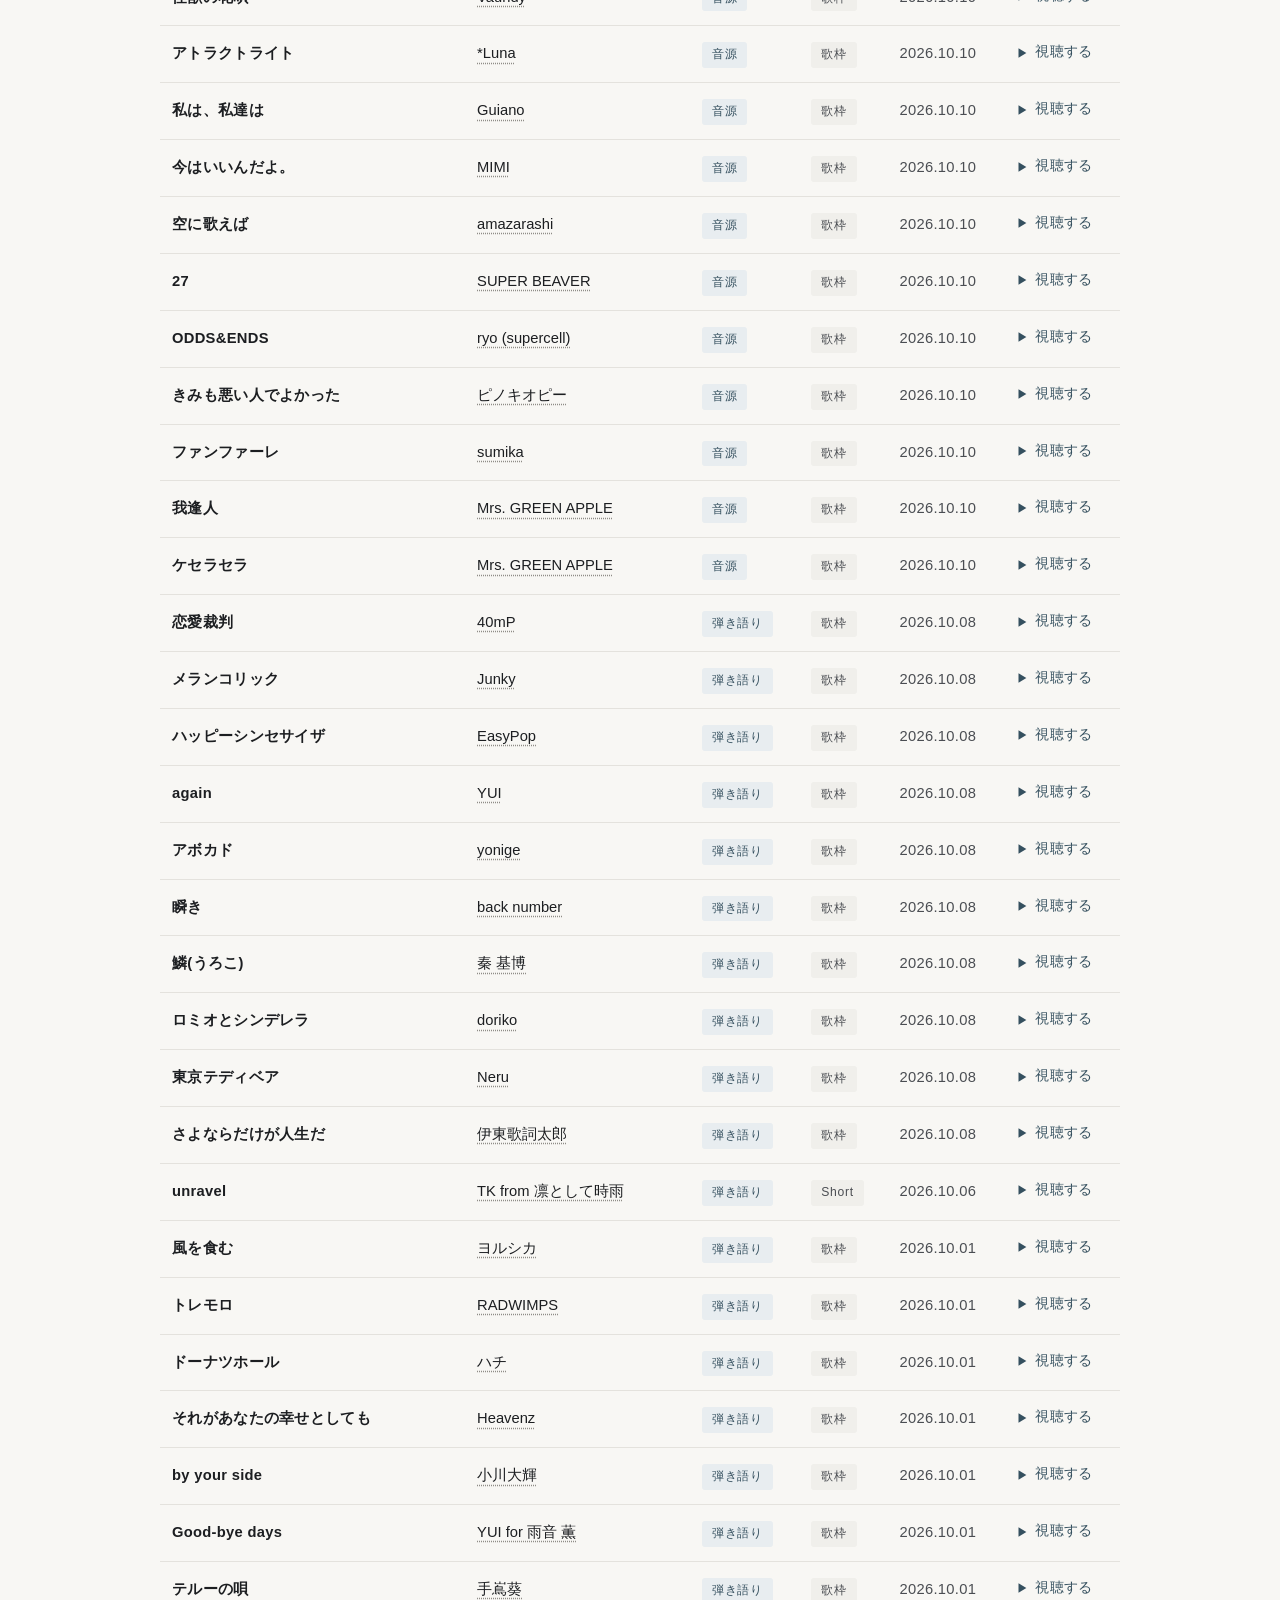
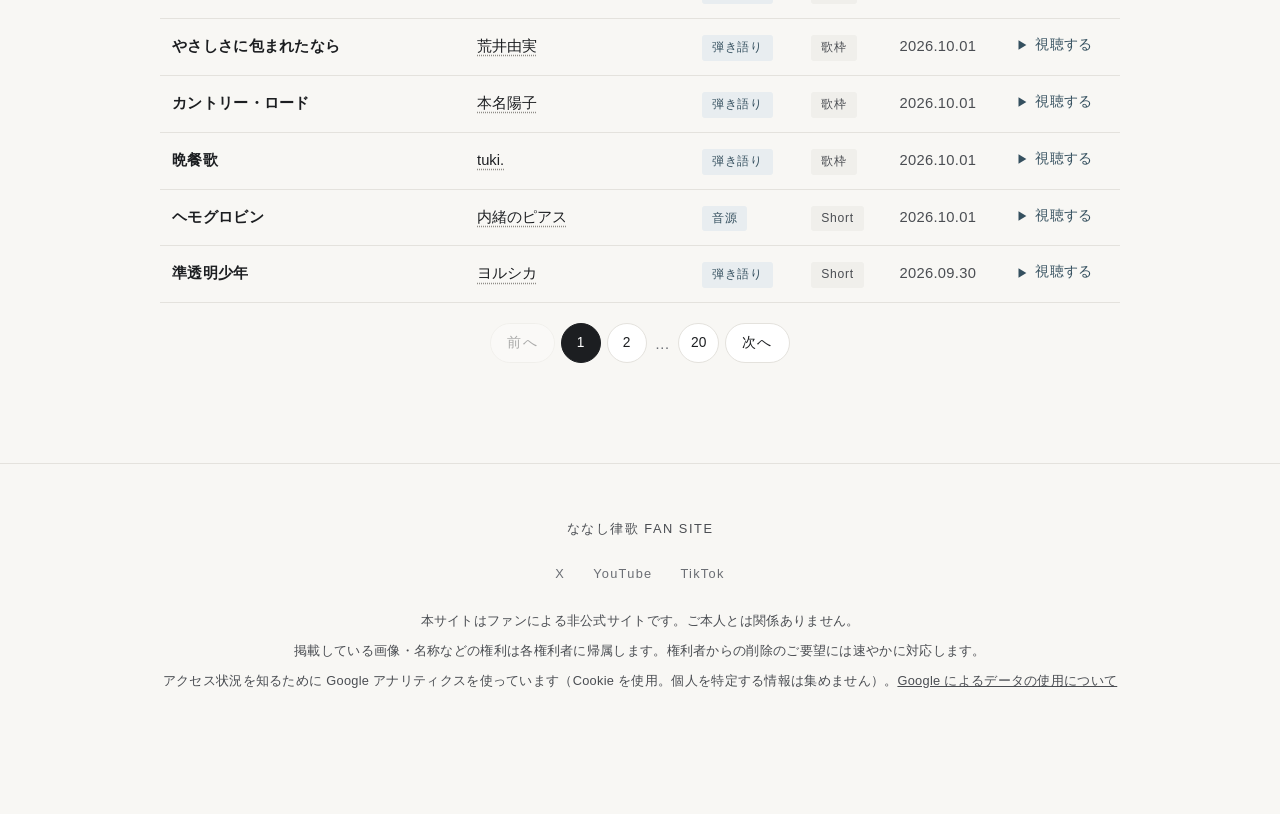
<file: songs.html>
<!DOCTYPE html>
<html lang="ja">
<head>
  <meta charset="UTF-8">
  <meta name="viewport" content="width=device-width, initial-scale=1">
  <title>歌唱リスト | ななし律歌 FAN SITE</title>
  <meta name="description" content="ななし律歌がこれまでに歌った曲の一覧。曲名・アーティスト・種類・形式で検索できます。">
  <meta property="og:title" content="歌唱リスト | ななし律歌 FAN SITE">
  <meta property="og:description" content="ななし律歌がこれまでに歌った曲の一覧。曲名・アーティスト・種類・形式で検索できます。">
  <meta property="og:type" content="website">
  <meta property="og:site_name" content="ななし律歌 FAN SITE">
  <meta property="og:locale" content="ja_JP">
  <meta property="og:url" content="https://nanashi-unofficial.github.io/nanashi-fansite/songs.html">
  <meta property="og:image" content="https://nanashi-unofficial.github.io/nanashi-fansite/images/og.png">
  <meta property="og:image:width" content="1200">
  <meta property="og:image:height" content="630">
  <meta property="og:image:alt" content="ななし律歌 FAN SITE">
  <meta name="twitter:card" content="summary_large_image">
  <link rel="canonical" href="https://nanashi-unofficial.github.io/nanashi-fansite/songs.html">
  <meta name="theme-color" content="#f8f7f4">
  <meta name="color-scheme" content="only light">
  <link rel="apple-touch-icon" href="./images/apple-touch-icon.png">
  <link rel="icon" href="data:image/svg+xml,%3Csvg xmlns='http://www.w3.org/2000/svg' viewBox='0 0 64 64'%3E%3Crect width='64' height='64' rx='14' fill='%2335505f'/%3E%3Ctext x='32' y='44' font-size='34' text-anchor='middle' fill='white' font-family='sans-serif' font-weight='700'%3E律%3C/text%3E%3C/svg%3E">
  <link rel="stylesheet" href="./css/style.css">
  <script src="./js/analytics.js"></script>
</head>
<body>
  <!-- ヘッダー（全ページ共通・常に表示） -->
  <header class="site-header">
    <div class="inner">
      <a class="logo" href="./index.html" aria-label="ななし律歌 FAN SITE トップページへ">
        <span class="logo-name">ななし律歌</span>
        <span class="logo-sub">FAN SITE</span>
      </a>
      <nav class="nav" aria-label="メニュー">
      <a href="./index.html">トップ</a>
      <a href="./profile.html">プロフィール</a>
      <a href="./biography.html">経歴</a>
      <a href="./news.html">NEWS</a>
      <a href="./songs.html" aria-current="page">歌唱リスト</a>
      </nav>
    </div>
  </header>

  <main>
    <!-- 歌唱リスト（データは data/songs.js。Excel から tools/convert_songs.py で生成） -->
    <section class="section" id="songs">
      <div class="inner">
        <div class="section-head">
          <h1 class="section-title">SONGS<span class="ja">歌唱リスト</span></h1>
          <p class="section-note" id="song-updated"></p>
        </div>

        <div class="toolbar">
          <div class="search-box">
            <svg viewBox="0 0 24 24" aria-hidden="true"><circle cx="11" cy="11" r="7"/><path d="m20 20-4-4"/></svg>
            <label class="visually-hidden" for="song-search">曲名・アーティスト名で検索</label>
            <input id="song-search" type="search" placeholder="曲名・アーティスト名で検索" autocomplete="off" enterkeyhint="search">
          </div>
          <div class="filter-row">
            <div class="filter-group" role="group" aria-label="種類で絞り込み" data-filter="kind">
              <span class="filter-name">種類</span>
              <button class="chip" type="button" data-value="" aria-pressed="true">すべて</button>
              <button class="chip" type="button" data-value="音源" aria-pressed="false">音源</button>
              <button class="chip" type="button" data-value="弾き語り" aria-pressed="false">弾き語り</button>
              <button class="chip" type="button" data-value="アカペラ" aria-pressed="false">アカペラ</button>
            </div>
            <div class="filter-group" role="group" aria-label="形式で絞り込み" data-filter="format">
              <span class="filter-name">形式</span>
              <button class="chip" type="button" data-value="" aria-pressed="true">すべて</button>
              <button class="chip" type="button" data-value="歌枠" aria-pressed="false">歌枠</button>
              <button class="chip" type="button" data-value="動画" aria-pressed="false">動画</button>
              <button class="chip" type="button" data-value="Short" aria-pressed="false">Short</button>
            </div>
          </div>
          <div class="toolbar-foot">
            <span><span id="song-count" aria-live="polite" tabindex="-1"></span>　<button class="btn-reset" type="button" id="song-reset">条件をクリア</button></span>
            <label>並び順
              <select id="song-sort" autocomplete="off">
                <option value="new">新しい順</option>
                <option value="kana">五十音順</option>
              </select>
            </label>
          </div>
        </div>

        <p class="legend"><b>種類</b>＝歌い方。音源＝伴奏の音源（カラオケ）に合わせて歌う／弾き語り＝ギターを弾きながら歌う／アカペラ＝伴奏なし。<b>形式</b>＝公開の形。歌枠＝歌配信のアーカイブ（その曲の位置から再生されます）／動画＝単独で投稿した動画／Short＝YouTube のショート動画。アーティスト名を押すと、そのアーティストの曲だけに絞り込めます。</p>

        <nav class="pager pager--top" data-pager aria-label="ページ送り（上）" hidden></nav>

        <table class="song-table" id="song-table">
          <thead>
            <tr>
              <th scope="col">曲名</th>
              <th scope="col">アーティスト</th>
              <th scope="col">種類</th>
              <th scope="col">形式</th>
              <th scope="col">歌った日</th>
              <th scope="col">アーカイブ</th>
            </tr>
          </thead>
          <tbody></tbody>
        </table>
        <p class="song-empty" id="song-empty" hidden>条件に合う曲が見つかりませんでした。<br>曲名の一部だけで試すか、<button class="btn-reset" type="button" data-reset>条件をクリア</button>してください。</p>

        <nav class="pager" data-pager aria-label="ページ送り（下）" hidden></nav>
      </div>
    </section>
  </main>

  <!-- SNS リンク（全ページ共通・右下に常に表示） -->
  <nav class="sns-fixed" aria-label="SNS">
    <a href="https://x.com/__77shi" target="_blank" rel="noopener noreferrer" aria-label="X を新しいタブで開く" title="X">
      <svg viewBox="0 0 24 24" aria-hidden="true"><path d="M18.9 2H22l-7.4 8.5L23 22h-6.8l-5.3-6.9L4.8 22H1.7l7.9-9L.5 2h7l4.8 6.3L18.9 2zm-1.2 18h1.9L7 3.9H5L17.7 20z"/></svg>
    </a>
    <a href="https://www.youtube.com/@nanashi_77shi" target="_blank" rel="noopener noreferrer" aria-label="YouTube を新しいタブで開く" title="YouTube">
      <svg viewBox="0 0 24 24" aria-hidden="true"><path d="M23.5 6.2a3 3 0 0 0-2.1-2.1C19.5 3.6 12 3.6 12 3.6s-7.5 0-9.4.5A3 3 0 0 0 .5 6.2 31 31 0 0 0 0 12a31 31 0 0 0 .5 5.8 3 3 0 0 0 2.1 2.1c1.9.5 9.4.5 9.4.5s7.5 0 9.4-.5a3 3 0 0 0 2.1-2.1A31 31 0 0 0 24 12a31 31 0 0 0-.5-5.8zM9.6 15.6V8.4l6.2 3.6-6.2 3.6z"/></svg>
    </a>
    <a href="https://www.tiktok.com/@__.nanashi.__" target="_blank" rel="noopener noreferrer" aria-label="TikTok を新しいタブで開く" title="TikTok">
      <svg viewBox="0 0 24 24" aria-hidden="true"><path d="M12.5 2h3.1c.2 1.7 1.2 3.3 2.7 4.2.9.6 2 .9 3 .9v3.2c-2 0-3.9-.6-5.5-1.7v7.1c0 3.5-2.9 6.3-6.4 6.3S3 19.2 3 15.7s2.9-6.3 6.4-6.3c.3 0 .6 0 .9.1v3.3c-.3-.1-.6-.2-.9-.2-1.7 0-3.1 1.4-3.1 3.1s1.4 3.1 3.1 3.1 3.1-1.4 3.1-3.1V2z"/></svg>
    </a>
  </nav>

  <!-- ページ上部へ戻るボタン（全ページ共通） -->
  <button class="to-top" id="to-top" type="button" aria-label="ページの上部へ戻る">
    <svg viewBox="0 0 24 24" aria-hidden="true"><path d="m6 14 6-6 6 6"/></svg>
  </button>

  <!-- フッター（全ページ共通） -->
  <footer class="site-footer">
    <div class="inner">
      <p class="footer-name">ななし律歌 FAN SITE</p>
      <div class="footer-links">
        <a href="https://x.com/__77shi" target="_blank" rel="noopener noreferrer">X</a>
        <a href="https://www.youtube.com/@nanashi_77shi" target="_blank" rel="noopener noreferrer">YouTube</a>
        <a href="https://www.tiktok.com/@__.nanashi.__" target="_blank" rel="noopener noreferrer">TikTok</a>
      </div>
      <p class="disclaimer">本サイトはファンによる非公式サイトです。ご本人とは関係ありません。</p>
      <p class="disclaimer rights">掲載している画像・名称などの権利は各権利者に帰属します。権利者からの削除のご要望には速やかに対応します。</p>
      <p class="disclaimer rights">アクセス状況を知るために Google アナリティクスを使っています（Cookie を使用。個人を特定する情報は集めません）。<a href="https://policies.google.com/technologies/partner-sites?hl=ja" target="_blank" rel="noopener noreferrer">Google によるデータの使用について</a></p>
    </div>
  </footer>

  <script src="./data/songs.js"></script>
  <script src="./js/songs.js"></script>
  <script src="./js/common.js"></script>
</body>
</html>
</file>
<file: css/style.css>
/* =====================================================================
   ななし律歌 FAN SITE  共通スタイル
   白っぽい背景・濃い文字・色数を絞った落ち着いた配色（ゴシック体）
   ===================================================================== */

/* Windows の游ゴシックは標準の太さ（Regular）が細く薄く見えるので、端末内の Medium を本文用に割り当てる
   （local() は端末のフォントを指すだけで、ダウンロードは発生しない。Mac / iPhone はヒラギノが先に選ばれるので影響なし） */
@font-face { font-family: "Yu Gothic Body"; font-weight: 400; src: local("Yu Gothic Medium"), local("YuGothic-Medium"); }
@font-face { font-family: "Yu Gothic Body"; font-weight: 500; src: local("Yu Gothic Medium"), local("YuGothic-Medium"); }
@font-face { font-family: "Yu Gothic Body"; font-weight: 700; src: local("Yu Gothic Bold"), local("YuGothic-Bold"); }

:root {
  --paper: #f8f7f4;        /* ページ背景（少し温かみのある白） */
  --paper-2: #ffffff;      /* カードなどの白 */
  --ink: #1c1e21;          /* 本文の文字色 */
  --ink-2: #4a4d52;        /* やや薄い文字色 */
  --muted: #6b6e74;        /* 補足の文字色（白背景で 4.8:1 を確保） */
  --line: #e4e2dd;         /* 罫線 */
  --accent: #35505f;       /* 差し色（落ち着いた青灰） */
  --accent-soft: #e8edf0;  /* 差し色の薄い版（ボタン背景など） */
  --ui-faint: #8f8d87;     /* 薄い UI 部品（スライドのドット・アーティスト名の点線）。背景に対して 3.1:1 を確保 */
  --header-h: 64px;
  --max: 1040px;
  --gutter: clamp(16px, 4vw, 40px);
  --radius: 6px;
  --font: "Hiragino Kaku Gothic ProN", "Hiragino Sans", "Noto Sans JP", "Yu Gothic Body", "Yu Gothic", "YuGothic",
          Meiryo, "Helvetica Neue", Arial, sans-serif;  /* 端末に入っているゴシック体を使う（Web フォントは読み込まない） */
}

*, *::before, *::after { box-sizing: border-box; }
[hidden] { display: none !important; }
/* キーボード操作時のフォーカス枠を全部品で差し色にそろえる（:where() は優先度 0 なので、個別の指定があればそちらが勝つ） */
:where(a, button, input, select, [tabindex]):focus-visible { outline: 2px solid var(--accent); outline-offset: 2px; }
:root { color-scheme: only light; }

html { scroll-padding-top: calc(var(--header-h) + 16px); }

body {
  margin: 0;
  font-family: var(--font);
  font-size: 15px;
  line-height: 1.8;
  color: var(--ink);
  background: var(--paper);
  -webkit-font-smoothing: antialiased;
  letter-spacing: 0.02em;
  padding-top: var(--header-h);
}

a { color: inherit; }
img { display: block; max-width: 100%; }
button { font: inherit; color: inherit; cursor: pointer; }
h1, h2, h3 { margin: 0; font-weight: 700; line-height: 1.4; }

.inner {
  max-width: var(--max);
  margin: 0 auto;
  padding-left: var(--gutter);
  padding-right: var(--gutter);
}

.visually-hidden {
  position: absolute; width: 1px; height: 1px; overflow: hidden;
  clip: rect(0 0 0 0); white-space: nowrap;
}

/* ---------- ヘッダー（常に表示） ---------- */
.site-header {
  position: fixed; top: 0; left: 0; right: 0;
  height: var(--header-h);
  background: rgba(248, 247, 244, 0.9);
  -webkit-backdrop-filter: blur(10px);
  backdrop-filter: blur(10px);
  border-bottom: 1px solid var(--line);
  z-index: 50;
}
.site-header .inner {
  height: 100%;
  display: flex; align-items: center; justify-content: space-between; gap: 16px;
}
.logo {
  text-decoration: none; color: var(--ink);
  display: flex; flex-direction: column; line-height: 1.15; white-space: nowrap; flex-shrink: 0;
}
.logo .logo-name { font-size: 1.2rem; font-weight: 700; letter-spacing: 0.06em; }
.logo .logo-sub  { font-size: 0.62rem; font-weight: 500; letter-spacing: 0.32em; color: var(--muted); }
.logo:hover .logo-name { color: var(--accent); }

.nav { display: flex; gap: clamp(14px, 3vw, 32px); white-space: nowrap; }
.nav a {
  text-decoration: none; font-size: 0.86rem; font-weight: 500;
  letter-spacing: 0.08em; color: var(--ink-2);
  padding: 10px 0; border-bottom: 2px solid transparent;  /* 高さ約 47px（指で押しやすい大きさ）。64px のヘッダーに収まる */
}
.nav a:hover { color: var(--ink); }
.nav a[aria-current] { color: var(--ink); border-bottom-color: var(--ink); }  /* 詳細ページでは aria-current="true"（一覧の一部）を使う */

/* ---------- SNS（右下に常に表示） ---------- */
.sns-fixed {
  position: fixed; right: 16px; bottom: 16px;
  display: flex; flex-direction: column; gap: 10px; z-index: 40;
}
.sns-fixed a {
  width: 46px; height: 46px; border-radius: 50%;
  background: var(--ink); color: #fff;
  display: grid; place-items: center;
  box-shadow: 0 4px 14px rgba(0, 0, 0, 0.14);
  transition: transform 0.15s ease, background-color 0.15s ease;
}
.sns-fixed a:hover { transform: translateY(-2px); background: var(--accent); }
.sns-fixed svg { width: 20px; height: 20px; fill: currentColor; }

/* ---------- ページ上部へ戻るボタン（SNS ボタンの上に表示） ---------- */
.to-top {
  position: fixed; right: calc(16px + 46px + 10px); bottom: 16px;  /* TikTok アイコンの左隣 */
  width: 46px; height: 46px; border-radius: 50%;
  border: 1px solid var(--line); background: var(--paper-2); color: var(--ink);
  box-shadow: 0 4px 14px rgba(0, 0, 0, 0.12);
  display: grid; place-items: center; padding: 0; z-index: 40;
  opacity: 0; visibility: hidden; transform: translateY(8px);
  transition: opacity 0.2s ease, transform 0.2s ease, visibility 0s linear 0.2s, background-color 0.15s ease;
}
.to-top.is-visible { opacity: 1; visibility: visible; transform: none; transition-delay: 0s; }
.to-top:hover { background: var(--accent-soft); }
.to-top svg { width: 18px; height: 18px; stroke: currentColor; fill: none; stroke-width: 2; }
.to-top .to-top-label { position: absolute; width: 1px; height: 1px; overflow: hidden; clip: rect(0 0 0 0); white-space: nowrap; }

/* ---------- ページ全体・セクション ---------- */
main { padding-bottom: 0; }  /* 右下の固定ボタン分の余白はフッター側（padding-bottom: 120px）で確保している */

.section { padding: clamp(40px, 7vw, 80px) 0; }
.section--line { border-top: 1px solid var(--line); }

.section-head {
  display: flex; align-items: baseline; justify-content: space-between; gap: 16px;
  margin-bottom: clamp(20px, 4vw, 36px);
}
.section-title {
  font-size: clamp(1.5rem, 3.4vw, 2rem);
  letter-spacing: 0.12em; font-weight: 700;
}
.section-note { margin: 0; font-size: 0.8rem; color: var(--muted); letter-spacing: 0.08em; white-space: nowrap; }
.section-title .ja {
  display: block; font-size: 0.78rem; letter-spacing: 0.2em;
  color: var(--muted); font-weight: 500; margin-top: 2px;
}

.tagline {
  text-align: center; margin: 0;
  padding: clamp(28px, 5vw, 48px) 0 clamp(20px, 3vw, 28px);
  font-size: clamp(0.9rem, 1.6vw, 1.05rem);
  letter-spacing: clamp(0.08em, 1.2vw, 0.24em); color: var(--ink-2);
  padding-left: var(--gutter); padding-right: var(--gutter); text-wrap: balance;
}
.site-intro {
  text-align: center; margin: -8px 0 0; padding: 0 var(--gutter) clamp(20px, 3vw, 28px);
  font-size: 0.84rem; color: var(--muted); letter-spacing: 0.04em;
}
.site-intro a { color: var(--accent); text-decoration: none; }
.site-intro a:hover { text-decoration: underline; text-underline-offset: 4px; }

.btn-more {
  display: inline-flex; align-items: center; gap: 10px;
  padding: 12px 26px; border: 1px solid var(--ink); border-radius: 999px;
  text-decoration: none; font-size: 0.82rem; letter-spacing: 0.18em; font-weight: 500;
  transition: background-color 0.15s ease, color 0.15s ease;
}
.btn-more:hover { background: var(--ink); color: #fff; }
.btn-more::after { content: "→"; content: "→" / ""; }  /* 2 つ目は「読み上げない」書き方。対応していないブラウザでは 1 つ目が使われる */

/* ---------- 注目情報スライド ---------- */
.featured { padding-bottom: clamp(40px, 7vw, 80px); }  /* .section と同じ値にそろえる */

.slider { position: relative; }
.slider-viewport { overflow: hidden; overflow: clip; border-radius: var(--radius); }
.slider-track {
  display: flex; margin: 0; padding: 0; list-style: none;
  transition: transform 0.55s cubic-bezier(0.4, 0, 0.2, 1);
}
.slide { flex: 0 0 100%; min-width: 0; }
.slide-link {
  color: inherit;
  display: grid; grid-template-columns: minmax(0, 62fr) minmax(0, 38fr);
  background: var(--paper-2); border: 1px solid var(--line);
  border-radius: var(--radius); overflow: hidden; text-decoration: none;
  height: 100%;
}
.slide-media {
  aspect-ratio: 16 / 9; background: var(--accent-soft); overflow: hidden;
  position: relative;
}
.slide-media img { width: 100%; height: 100%; object-fit: cover; transition: transform 0.6s ease; }
.slide-media.is-vertical { background: #2c2f33; }
.slide-media.is-vertical .slide-bg { position: absolute; inset: 0; filter: blur(18px) brightness(0.7); transform: scale(1.15); }
.slide-media.is-vertical img:not(.slide-bg) { position: relative; object-fit: contain; }
.slide-media.is-text {
  display: grid; place-items: center;
  background: linear-gradient(135deg, #2c3e4a 0%, var(--accent) 60%, #4c6b7c 100%);
  color: rgba(255, 255, 255, 0.92);
  font-size: clamp(2rem, 6vw, 3.6rem); letter-spacing: 0.24em; font-weight: 700;
}
.slide-media.is-text::after {
  content: ""; position: absolute; inset: 0;
  background: repeating-linear-gradient(-45deg, rgba(255,255,255,0.05) 0 2px, transparent 2px 14px);
}
.slide-body {
  padding: clamp(20px, 3vw, 36px);
  display: flex; flex-direction: column; justify-content: center; gap: 10px;
}
.slide-meta { display: flex; align-items: center; gap: 12px; }
.slide-label {
  font-size: 0.7rem; letter-spacing: 0.2em; font-weight: 700;
  color: var(--accent); background: var(--accent-soft);
  padding: 3px 10px; border-radius: 3px;
}
.slide-date { font-size: 0.8rem; color: var(--muted); letter-spacing: 0.08em; }
.slide-title { font-size: clamp(1.05rem, 1.9vw, 1.35rem); line-height: 1.5; }
.slide-cta { font-size: 0.78rem; letter-spacing: 0.14em; color: var(--ink-2); margin-top: 6px; }
.slide-cta::after { content: " →"; content: " →" / ""; }
.slide-link:hover .slide-title { color: var(--accent); }
.slide-link:hover .slide-media img:not(.slide-bg) { transform: scale(1.02); }  /* ぼかし背景（.slide-bg）は動かさない */
.slide-link:focus-visible { outline: 2px solid var(--accent); outline-offset: -4px; }  /* 枠が外側に出ると overflow: clip で切れるので内側に描く */
.slide-link:focus-visible .slide-title { color: var(--accent); }

.slider-arrow {
  position: absolute; top: calc((100% - 34px) / 2); transform: translateY(-50%);
  width: 44px; height: 44px; border-radius: 50%;
  border: 1px solid var(--line); background: var(--paper-2);
  box-shadow: 0 2px 10px rgba(0, 0, 0, 0.1);
  display: grid; place-items: center; z-index: 2;
  transition: background-color 0.15s ease;
}
.slider-arrow:hover { background: var(--accent-soft); }
.slider-arrow svg { width: 16px; height: 16px; stroke: var(--ink); fill: none; stroke-width: 2; }
.slider-arrow.prev { left: -22px; }
.slider-arrow.next { right: -22px; }

.slider-dots { display: flex; justify-content: center; gap: 0; margin-top: 10px; }
.slider-dots button {
  position: relative; width: 24px; height: 24px; border: 0; padding: 0; background: none;  /* 見た目は 8px、押せる範囲は 24px */
}
.slider-dots button::before {
  content: ""; position: absolute; left: 50%; top: 50%; width: 8px; height: 8px;
  transform: translate(-50%, -50%); border-radius: 50%; background: var(--ui-faint);
  transition: background-color 0.2s ease, transform 0.2s ease;
}
.slider-dots button[aria-current="true"]::before { background: var(--ink); transform: translate(-50%, -50%) scale(1.3); }
.slider-dots button:focus-visible { outline: 2px solid var(--accent); outline-offset: -4px; border-radius: 50%; }

/* 自動送りの一時停止ボタン（ドット行の右端。タッチ端末やスクリーンリーダーの人が止められるようにする） */
.slider-pause {
  position: absolute; right: 0; bottom: 0; width: 24px; height: 24px;
  border: 0; padding: 0; background: none; display: grid; place-items: center; color: var(--ink-2);
}
.slider-pause:hover { color: var(--ink); }
.slider-pause svg { width: 14px; height: 14px; stroke: currentColor; fill: none; stroke-width: 2; }
.slider-pause .ico-play { fill: currentColor; stroke: none; display: none; }
.slider-pause.is-paused .ico-pause { display: none; }
.slider-pause.is-paused .ico-play { display: block; }

/* ---------- NEWS ---------- */
.news-list { margin: 0; padding: 0; list-style: none; border-top: 1px solid var(--line); }
.news-item { border-bottom: 1px solid var(--line); }
.news-item-link {
  display: grid; grid-template-columns: 120px minmax(0, 1fr) auto; gap: 8px 24px; align-items: baseline;
  padding: clamp(18px, 3vw, 26px) 0; text-decoration: none; color: inherit;  /* 行全体が詳細ページへのリンク */
}
.news-date { font-size: 0.86rem; letter-spacing: 0.1em; color: var(--muted); }
.news-title { font-size: 1.05rem; line-height: 1.6; }
.news-arrow { color: var(--muted); font-size: 0.9rem; transition: transform 0.15s ease, color 0.15s ease; }
.news-item-link:hover .news-title { color: var(--accent); text-decoration: underline; text-underline-offset: 4px; }
.news-item-link:hover .news-arrow { color: var(--accent); transform: translateX(3px); }
.news-empty { color: var(--muted); padding: 24px 0; }
.news-foot { text-align: center; margin-top: clamp(24px, 4vw, 40px); }
.news-pager { margin: 28px 0 0; }

/* ---------- NEWS 詳細 ---------- */
.inner--narrow { max-width: 760px; }
.detail-back { margin: 0 0 24px; font-size: 0.84rem; letter-spacing: 0.08em; }
.detail-back a { text-decoration: none; color: var(--ink-2); }
.detail-back a:hover { color: var(--ink); text-decoration: underline; text-underline-offset: 4px; }
.detail-back--bottom { margin: 48px 0 0; padding-top: 24px; border-top: 1px solid var(--line); }
.detail-head { padding-bottom: 20px; margin-bottom: 28px; border-bottom: 1px solid var(--line); }
.detail-date { display: block; font-size: 0.86rem; letter-spacing: 0.1em; color: var(--muted); margin-bottom: 8px; }
.detail-title { font-size: clamp(1.35rem, 2.8vw, 1.8rem); line-height: 1.5; }
.detail-body { font-size: 0.98rem; line-height: 2; }
.detail-text { margin: 0 0 1.2em; }
.detail-heading {
  font-size: 1.02rem; letter-spacing: 0.08em; margin: 2em 0 0.8em;
  padding-left: 12px; border-left: 3px solid var(--accent);
}
.detail-heading:first-child { margin-top: 0; }
.detail-label { margin: 1em 0 0.1em; font-size: 0.8rem; letter-spacing: 0.14em; color: var(--muted); font-weight: 500; }
.detail-label + .detail-text { margin-top: 0; }
.detail-list { margin: 0 0 1.2em; padding-left: 1.3em; }
.detail-list li { margin-bottom: 0.4em; }
.detail-link { margin: 2em 0 0; display: flex; flex-wrap: wrap; gap: 10px; }

/* ---------- 歌唱リスト ---------- */
.toolbar {
  display: grid; gap: 16px;
  padding: 20px; background: var(--paper-2); border: 1px solid var(--line);
  border-radius: var(--radius); margin-bottom: 24px;
}
.search-box { position: relative; }
.search-box svg {
  position: absolute; left: 14px; top: 50%; transform: translateY(-50%);
  width: 18px; height: 18px; stroke: var(--muted); fill: none; stroke-width: 2;
}
.search-box input {
  width: 100%; padding: 12px 14px 12px 42px; font: inherit; font-size: max(16px, 1em);
  -webkit-appearance: none; appearance: none;
  border: 1px solid var(--line); border-radius: var(--radius); background: var(--paper);
  color: var(--ink);
}

.filter-row { display: flex; flex-wrap: wrap; gap: 12px 28px; }
.filter-group { display: flex; align-items: center; flex-wrap: wrap; gap: 8px; }
.filter-name { font-size: 0.78rem; letter-spacing: 0.12em; color: var(--muted); margin-right: 4px; }
.chip {
  padding: 6px 14px; border-radius: 999px; border: 1px solid var(--line);
  background: var(--paper); font-size: 0.84rem;
  transition: background-color 0.15s ease, color 0.15s ease, border-color 0.15s ease;
}
.chip:hover { border-color: var(--ink-2); }
.chip[aria-pressed="true"] { background: var(--ink); color: #fff; border-color: var(--ink); }

.toolbar-foot {
  display: flex; align-items: center; justify-content: space-between; gap: 16px; flex-wrap: wrap;
  font-size: 0.86rem; color: var(--ink-2);
}
.toolbar-foot select {
  font: inherit; font-size: max(16px, 1em); padding: 6px 10px; border: 1px solid var(--line);
  border-radius: var(--radius); background: var(--paper); color: var(--ink);
}
.btn-reset { background: none; border: 0; text-decoration: underline; color: var(--muted); font-size: 0.82rem; padding: 8px 0; }  /* 上下の余白で指で押しやすくする */
.btn-reset:hover { color: var(--ink); }

.song-table { width: 100%; border-collapse: collapse; font-size: 0.92rem; }
.song-table th, .song-table td { text-align: left; padding: 14px 12px; border-bottom: 1px solid var(--line); vertical-align: top; }
.song-table th { font-size: 0.78rem; letter-spacing: 0.14em; color: var(--muted); font-weight: 500; border-bottom-color: var(--ink); }
.song-table td.title { font-weight: 700; }
.song-table td.date { white-space: nowrap; color: var(--ink-2); font-variant-numeric: tabular-nums; }
.tag {
  display: inline-block; padding: 2px 10px; border-radius: 3px;
  font-size: 0.76rem; letter-spacing: 0.06em; background: var(--accent-soft); color: var(--accent); white-space: nowrap;
}
.tag.is-format { background: #f0efeb; color: var(--ink-2); }
.link-watch {
  display: inline-flex; align-items: center; gap: 6px; white-space: nowrap;
  text-decoration: none; color: var(--accent); font-size: 0.86rem; font-weight: 500;
}
.link-watch:hover { text-decoration: underline; }
.link-watch svg { width: 14px; height: 14px; fill: currentColor; }
.song-empty { padding: 40px 0; text-align: center; color: var(--muted); line-height: 2; }
.song-empty .btn-reset { font-size: inherit; color: var(--accent); }

/* ---------- 歌唱リストのページ送り ---------- */
.pager { display: flex; justify-content: center; align-items: center; flex-wrap: wrap; gap: 6px; margin: 20px 0; }
.pager[hidden] { display: none; }
.pager-btn {
  min-width: 40px; height: 40px; padding: 0 12px; border-radius: 999px;
  border: 1px solid var(--line); background: var(--paper-2); font-size: 0.86rem;
  font-variant-numeric: tabular-nums;
  transition: background-color 0.15s ease, color 0.15s ease, border-color 0.15s ease;
}
.pager-btn:hover:not(:disabled) { border-color: var(--ink-2); }
.pager-btn[aria-current="page"] { background: var(--ink); color: #fff; border-color: var(--ink); }
.pager-btn:disabled { opacity: 0.35; cursor: default; }
.pager-btn.is-step { padding: 0 16px; letter-spacing: 0.08em; }
.pager-gap { color: var(--muted); padding: 0 2px; }

/* ---------- プロフィール ---------- */
.profile { display: grid; grid-template-columns: minmax(0, 5fr) minmax(0, 7fr); gap: clamp(24px, 4vw, 56px); align-items: start; }
.profile.is-text-only { grid-template-columns: 1fr; }
.profile-visual { margin: 0; }
.profile-visual img { width: 100%; height: auto; aspect-ratio: 3 / 4; object-fit: cover; border-radius: var(--radius); border: 1px solid var(--line); background: var(--paper-2); }
.profile-kana { margin: 0 0 4px; font-size: 0.8rem; letter-spacing: 0.18em; color: var(--muted); }
.profile-name { font-size: clamp(1.8rem, 3.6vw, 2.4rem); letter-spacing: 0.08em; }
.profile-intro { margin: 14px 0 28px; font-size: 1.05rem; letter-spacing: 0.12em; color: var(--ink-2); }
.profile-bio { margin: -12px 0 28px; line-height: 2; color: var(--ink-2); }  /* 紹介文（経歴.xlsx の「紹介文」を流用） */
.profile-facts {
  display: grid; grid-template-columns: repeat(auto-fit, minmax(150px, 1fr)); gap: 12px 24px;
  margin: 0 0 32px; padding: 20px 0; border-top: 1px solid var(--line); border-bottom: 1px solid var(--line);
}
.profile-facts div { display: flex; flex-direction: column; gap: 2px; }
.profile-facts dt { font-size: 0.78rem; letter-spacing: 0.16em; color: var(--muted); }
.profile-facts dd { margin: 0; font-size: 1.05rem; font-weight: 500; }
.profile-sub { margin: 0 0 12px; font-size: 0.78rem; letter-spacing: 0.2em; color: var(--muted); font-weight: 500; }
.tag-list { list-style: none; margin: 0 0 10px; padding: 0; display: grid; gap: 8px; }
.tag-list li { display: flex; align-items: center; gap: 14px; }
.tag-use { flex: 0 0 7em; font-size: 0.82rem; color: var(--ink-2); }
.tag-link {
  display: inline-block; padding: 6px 14px; border-radius: 999px;
  background: var(--accent-soft); color: var(--accent); text-decoration: none; font-weight: 500;
  transition: background-color 0.15s ease, color 0.15s ease;
}
.tag-link:hover { background: var(--ink); color: #fff; }
.tag-plain { font-size: 1.15rem; }
.profile-note { margin: 0 0 32px; font-size: 0.8rem; color: var(--muted); }
.profile-note a { color: var(--muted); }
.profile-links { list-style: none; margin: 0; padding: 0; display: flex; flex-wrap: wrap; gap: 10px; }
.profile-links a {
  display: inline-flex; align-items: center; gap: 8px; padding: 8px 16px;
  border: 1px solid var(--line); border-radius: 999px; background: var(--paper-2);
  text-decoration: none; font-size: 0.86rem; transition: border-color 0.15s ease;
}
.profile-links a:hover { border-color: var(--ink); }
.profile-links .label { font-weight: 700; letter-spacing: 0.06em; }
.profile-links .handle { color: var(--muted); }

/* ---------- 経歴 ---------- */
.bio-intro { margin: 0 0 20px; font-size: 1rem; line-height: 2; color: var(--ink-2); }
.bio-credits {
  display: flex; flex-wrap: wrap; gap: 6px 28px; margin: 0 0 clamp(28px, 5vw, 44px);
  padding: 14px 0; border-top: 1px solid var(--line); border-bottom: 1px solid var(--line); font-size: 0.86rem;
}
.bio-credits div { display: flex; gap: 4px; }
.bio-credits dt { color: var(--muted); letter-spacing: 0.1em; }
.bio-credits dt::after { content: "："; }
.bio-credits dd { margin: 0; }
.bio-year { margin-top: clamp(32px, 5vw, 48px); }
.bio-year:first-of-type { margin-top: 0; }
.bio-year-title {
  font-size: clamp(1.25rem, 2.6vw, 1.5rem); letter-spacing: 0.1em; font-variant-numeric: tabular-nums;
  padding-bottom: 10px; border-bottom: 1px solid var(--ink);
}
.bio-list { list-style: none; margin: 0; padding: 0; }
.bio-item {
  display: grid; grid-template-columns: 6.5em minmax(0, 1fr); gap: 4px 20px;
  padding: 14px 0; border-bottom: 1px solid var(--line);
}
.bio-date { font-size: 0.86rem; letter-spacing: 0.08em; color: var(--muted); padding-top: 2px; white-space: nowrap; font-variant-numeric: tabular-nums; }
.bio-text { margin: 0; white-space: pre-line; }  /* Excel のセル内改行をそのまま改行として表示 */
.bio-empty { color: var(--muted); padding: 24px 0; }

/* 404 ページ（404.html）の案内文 */
.not-found-text { margin: 0; color: var(--ink-2); line-height: 2; }

/* ---------- 歌唱リストの補助（凡例・アーティスト名ボタン） ---------- */
.legend { margin: -12px 0 20px; font-size: 0.8rem; color: var(--muted); line-height: 1.7; }
.legend b { font-weight: 500; color: var(--ink-2); }
.artist-btn {
  background: none; border: 0; padding: 0; font: inherit; color: inherit; cursor: pointer;
  text-decoration: underline dotted; text-decoration-color: var(--ui-faint); text-underline-offset: 4px;
}
.artist-btn:hover { color: var(--accent); text-decoration-color: currentColor; }

/* ---------- トップ: 最近歌った曲 ---------- */
.recent-list { list-style: none; margin: 0; padding: 0; border-top: 1px solid var(--line); }
.recent-item {
  display: grid; grid-template-columns: 96px minmax(0, 1fr) auto; gap: 6px 20px; align-items: center;
  padding: 14px 0; border-bottom: 1px solid var(--line);
}
.recent-date { font-size: 0.84rem; letter-spacing: 0.08em; color: var(--muted); font-variant-numeric: tabular-nums; }
.recent-main { min-width: 0; }
.recent-title { font-weight: 700; }
.recent-artist { color: var(--ink-2); font-size: 0.9rem; margin-left: 10px; }
.recent-tags { display: flex; gap: 6px; margin-top: 4px; }
.recent-item .link-watch { justify-self: end; }

/* ---------- フッター ---------- */
.site-footer {
  border-top: 1px solid var(--line);
  padding: 40px 0 120px; text-align: center;
  font-size: 0.8rem; color: var(--muted); line-height: 1.9;
}
.site-footer .footer-name { letter-spacing: 0.12em; color: var(--ink-2); font-weight: 500; }
.site-footer .footer-links { display: flex; justify-content: center; gap: 20px; margin: 10px 0 14px; }
.site-footer .footer-links a { text-decoration: none; letter-spacing: 0.1em; padding: 8px 4px; }  /* 指で押しやすい大きさに */
.site-footer .footer-links a:hover { color: var(--ink); }
.site-footer .disclaimer { margin: 0; color: var(--ink-2); }
.site-footer .rights { margin: 6px 0 0; }

/* ---------- スマホ・タブレット ---------- */
@media (min-width: 701px) {
  /* タブレットでも指で押しやすいように、見た目は変えずに当たり判定だけ上下に広げる */
  .song-table .link-watch, .song-table .artist-btn { padding: 8px 0; margin: -8px 0; }
}

@media (max-width: 700px) {
  body { font-size: 14.5px; }
  .slide-link { grid-template-columns: 1fr; }
  .slide-body { padding: 18px 18px 22px; gap: 6px; }
  .slider-arrow.prev { left: 8px; }   /* 1 カラムになる幅では矢印を画像の上に置く */
  .slider-arrow.next { right: 8px; }
  .slider-arrow { top: calc((100vw - 2 * var(--gutter)) * 9 / 32); }  /* 16:9 画像の中央 */

  .news-item-link { grid-template-columns: minmax(0, 1fr) auto; gap: 2px 12px; }
  .news-item-link .news-date { grid-column: 1 / -1; }  /* スマホでは日付を上の行に */
  .profile { grid-template-columns: 1fr; }
  .profile-visual { max-width: 420px; margin: 0 auto; }
  .bio-item { grid-template-columns: 5.5em minmax(0, 1fr); gap: 2px 14px; }
  .tag-use { flex: 0 0 auto; min-width: 6.5em; white-space: nowrap; }

  /* スマホでは SNS ボタンを小さく横並びにして、本文を隠す範囲を減らす */
  .sns-fixed { flex-direction: row; gap: 8px; right: 12px; bottom: 12px; }
  .sns-fixed a { width: 40px; height: 40px; }
  .sns-fixed svg { width: 18px; height: 18px; }
  .to-top { right: calc(12px + 40px * 3 + 8px * 2 + 8px); bottom: 12px; width: 40px; height: 40px; }  /* 横並び SNS の左隣 */

  .chip { padding: 6px 11px; font-size: 0.8rem; min-height: 36px; }
  .detail-back a { display: inline-block; padding: 8px 0; }
  .pager { gap: 4px; }
  .pager-btn { min-width: 36px; height: 36px; padding: 0 10px; font-size: 0.8rem; }
  .pager-btn.is-step { padding: 0 12px; }
  .toolbar { padding: 12px; gap: 10px; }

  .song-table thead { display: none; }
  .song-table, .song-table tbody, .song-table tr, .song-table td { display: block; }
  .song-table tr { padding: 14px 0; border-bottom: 1px solid var(--line); }
  .song-table td { padding: 2px 0; border: 0; }
  .song-table td.title { font-size: 1rem; }
  .song-table td.artist { color: var(--ink-2); }
  .song-table td.kind, .song-table td.format { display: inline-block; margin-top: 8px; margin-right: 6px; }
  .song-table td.date { display: inline-block; margin-right: 14px; margin-top: 6px; font-size: 0.86rem; }
  .song-table td.link { display: block; margin-top: 10px; }
  .link-watch {
    display: inline-flex; min-height: 40px; padding: 6px 18px; border: 1px solid var(--line);
    border-radius: 999px; background: var(--paper-2);  /* 指で押しやすいボタンにする */
  }
  .pager--top { display: none; }  /* スマホでは上側のページ送りを省き、曲が早く見えるようにする */
  .filter-name { flex-shrink: 0; }  /* 「種類」「形式」を縦に折らない */
  .filter-group {
    flex-wrap: nowrap; overflow-x: auto; scrollbar-width: none; -webkit-overflow-scrolling: touch;
    gap: 6px; margin: 0 -12px; padding: 4px 12px;  /* toolbar の内側余白（12px）まで横スクロール領域を広げる。上下 4px はフォーカス枠が切れないための余白 */
  }
  .filter-group::-webkit-scrollbar { display: none; }
  .filter-group .chip { flex-shrink: 0; }
  .recent-item { grid-template-columns: 1fr; gap: 4px; }
  .recent-item .link-watch { justify-self: start; margin-top: 4px; }
}

@media (max-width: 480px) {
  .site-header .inner { gap: 10px; }
  .logo .logo-name { font-size: 1.02rem; letter-spacing: 0.04em; }
  .logo .logo-sub { font-size: 0.56rem; letter-spacing: 0.24em; }
  .pager { gap: 4px; }
  .pager-btn { min-width: 34px; height: 36px; padding: 0 8px; font-size: 0.78rem; }
  .pager-btn.is-step { padding: 0 10px; letter-spacing: 0.04em; }
  .profile-intro { letter-spacing: 0.06em; }
  .nav { gap: 10px; overflow-x: auto; -webkit-overflow-scrolling: touch; scrollbar-width: none; padding: 4px 0; }  /* 上下 4px はフォーカス枠が切れないための余白 */
  .nav::-webkit-scrollbar { display: none; }
  .nav a { font-size: 0.8rem; letter-spacing: 0.04em; flex-shrink: 0; padding: 10px 3px; }  /* 文字を少し大きくし、左右の余白で押せる幅を広げる（2026-10-10 レビュー対応） */
  .nav a[href="./index.html"], .nav a[href="/nanashi-fansite/"] { display: none; }  /* ロゴがトップへのリンクなので、幅が足りない端末ではメニューの「トップ」を省く（5 つ並ぶと 401〜432px の端末で右端が切れるため、境目は 480px）。後者は 404.html 用（リンク先を公開 URL 基準で書いているため） */
}

@media (max-width: 400px) {
  .logo .logo-sub { display: none; }  /* 小さい端末ではメニューを優先 */
  .logo .logo-name { font-size: 0.96rem; }
  .nav { gap: 4px; }  /* 各項目に左右 2px の余白があるので、見た目の間隔は 8px。幅 360px の端末でも数 px の余裕を残す */
  .nav a { letter-spacing: 0; padding: 10px 2px; }
}

@media print {
  .site-header, .sns-fixed, .to-top, .slider-arrow, .slider-dots, .slider-pause, .pager, .btn-more { display: none !important; }
  body { padding-top: 0; background: #fff; }
  a { text-decoration: none; color: inherit; }
}

@media (prefers-reduced-motion: reduce) {
  .slider-track { transition: none; }
  .slide-media img { transition: none; }
  .slide-link:hover .slide-media img:not(.slide-bg) { transform: none; }
}
</file>
